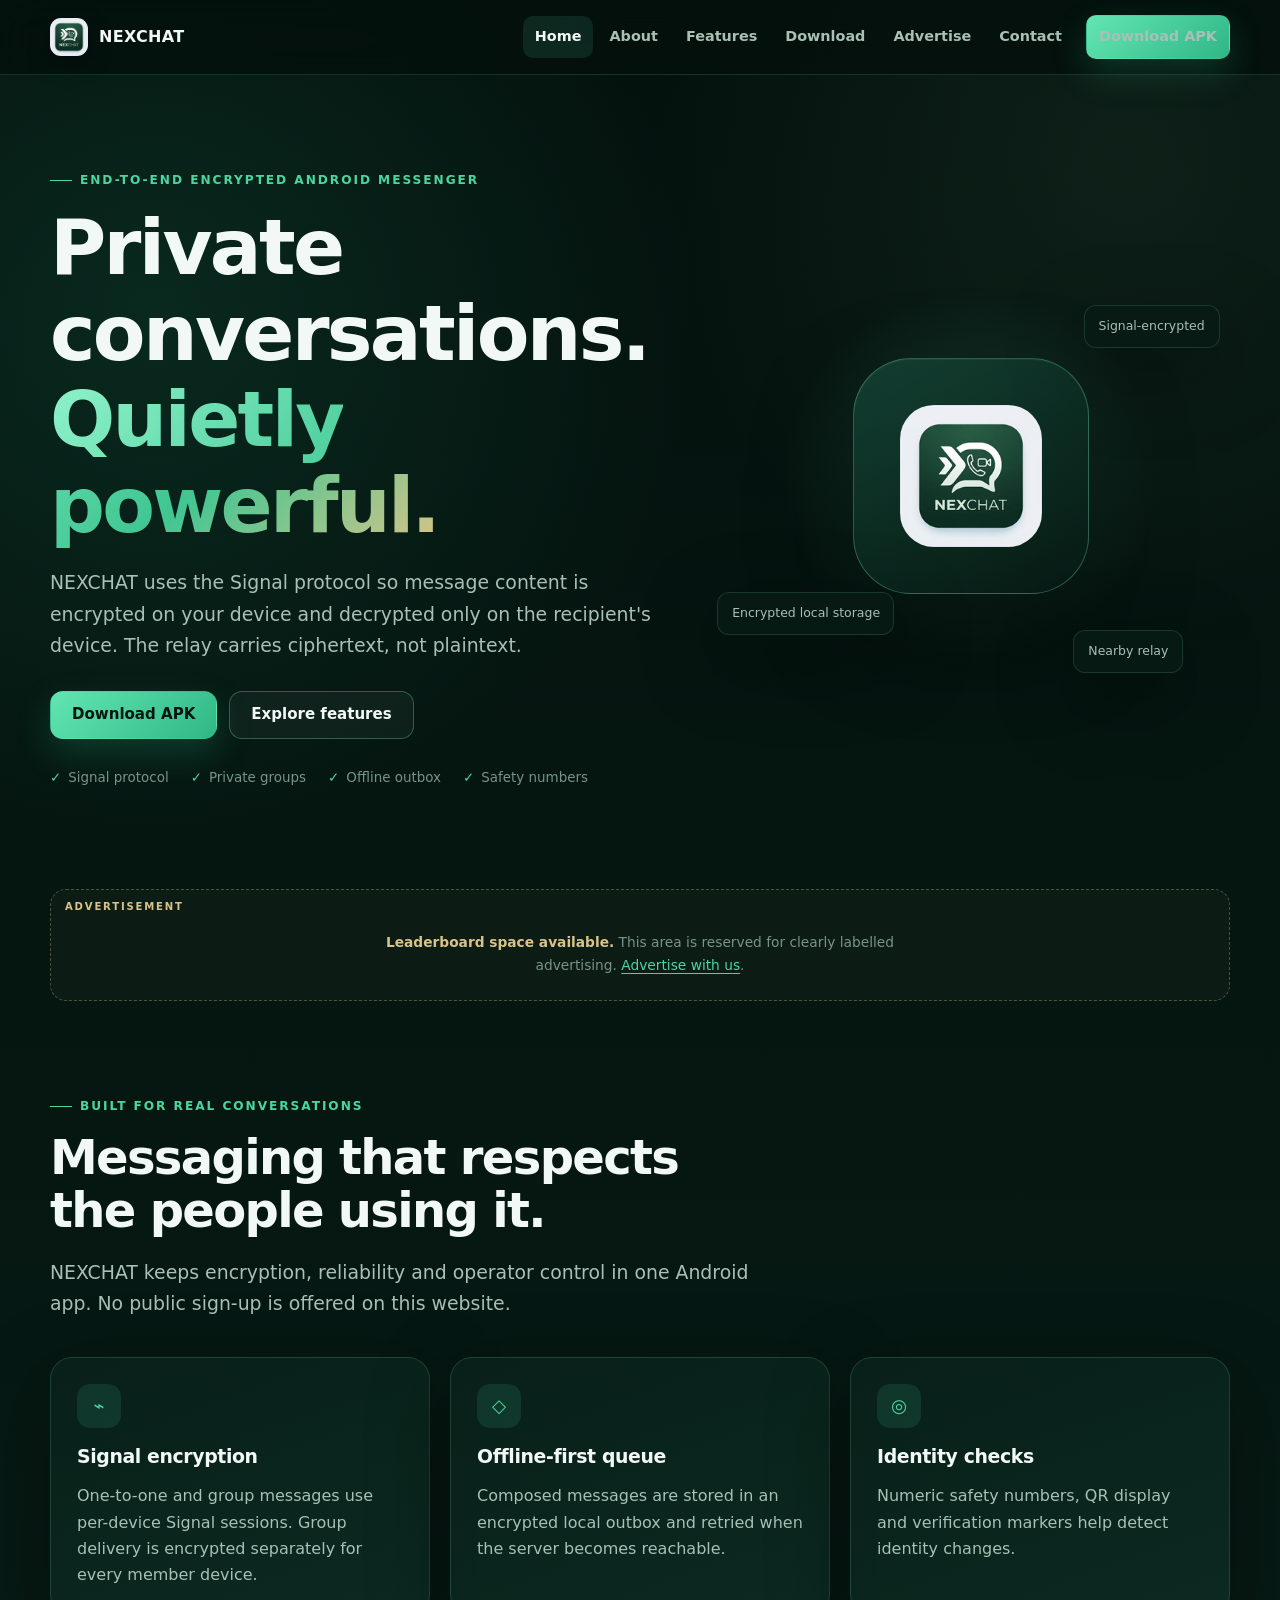
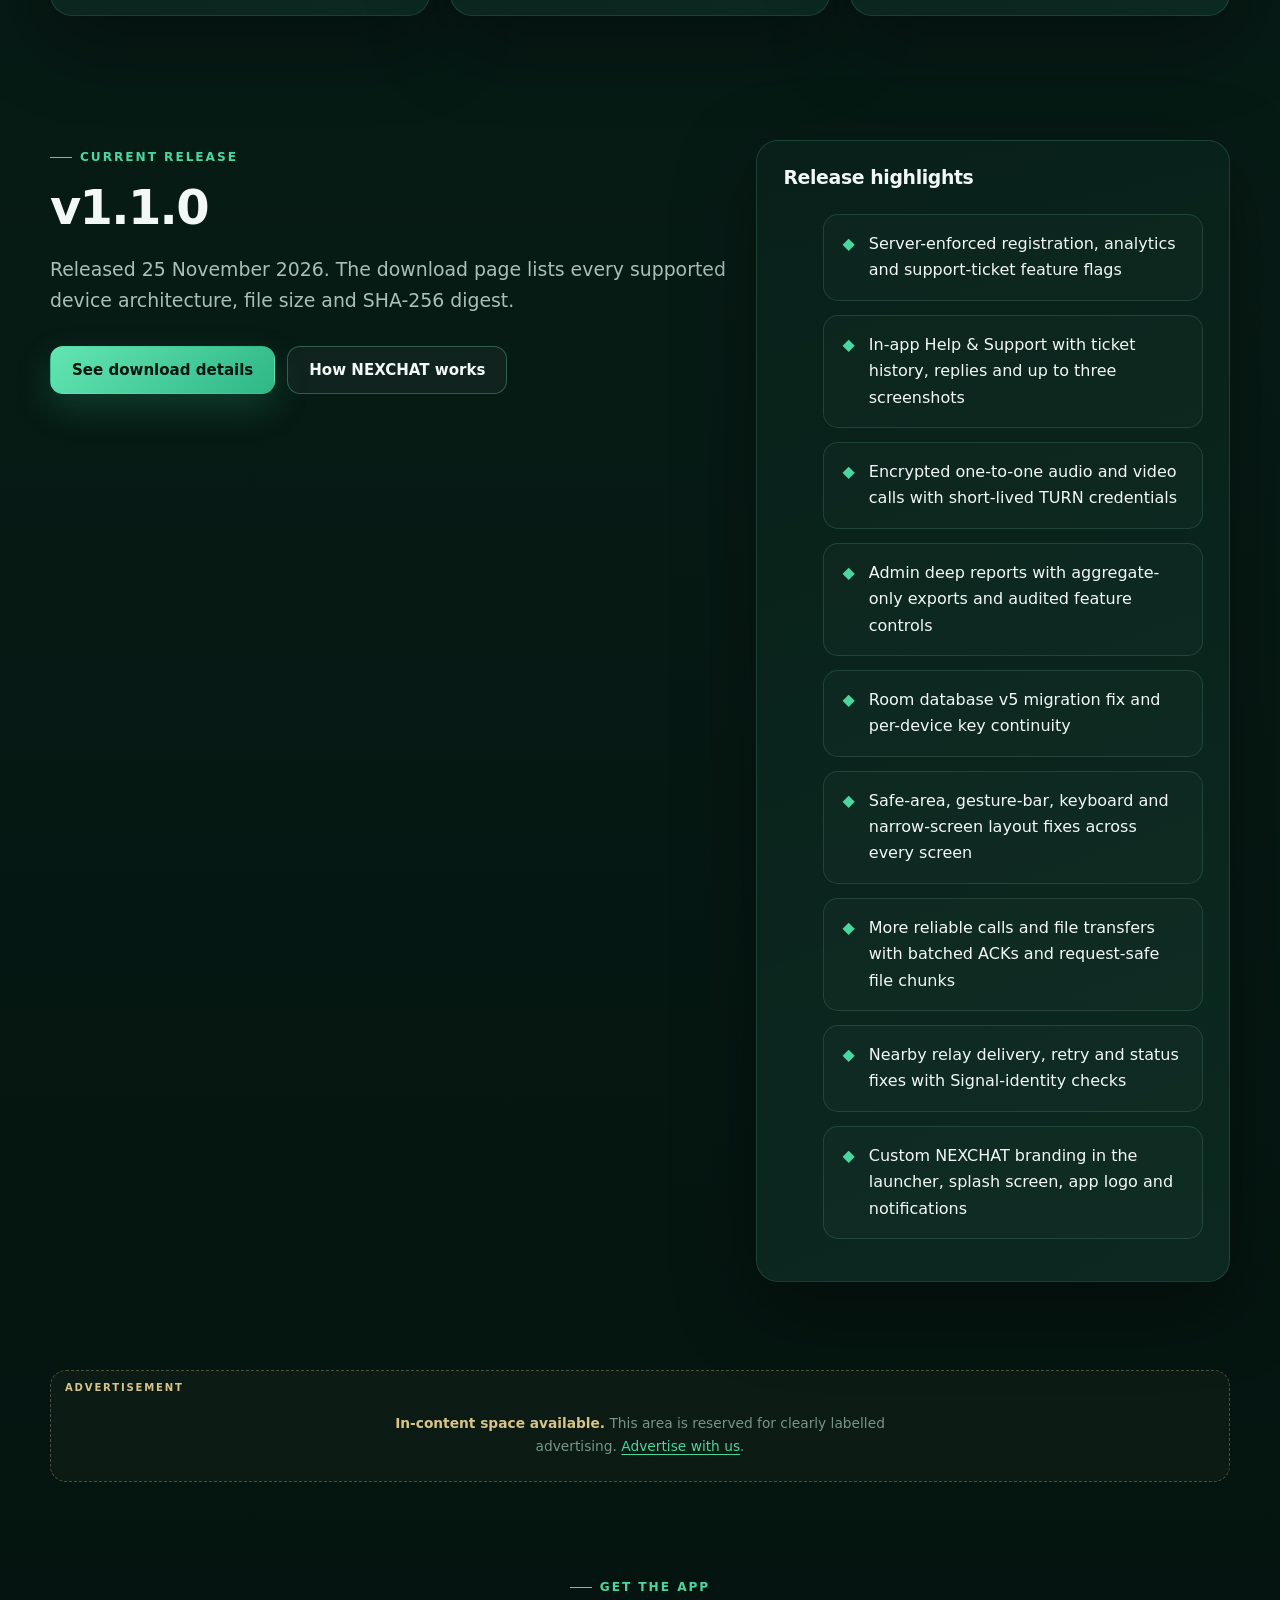
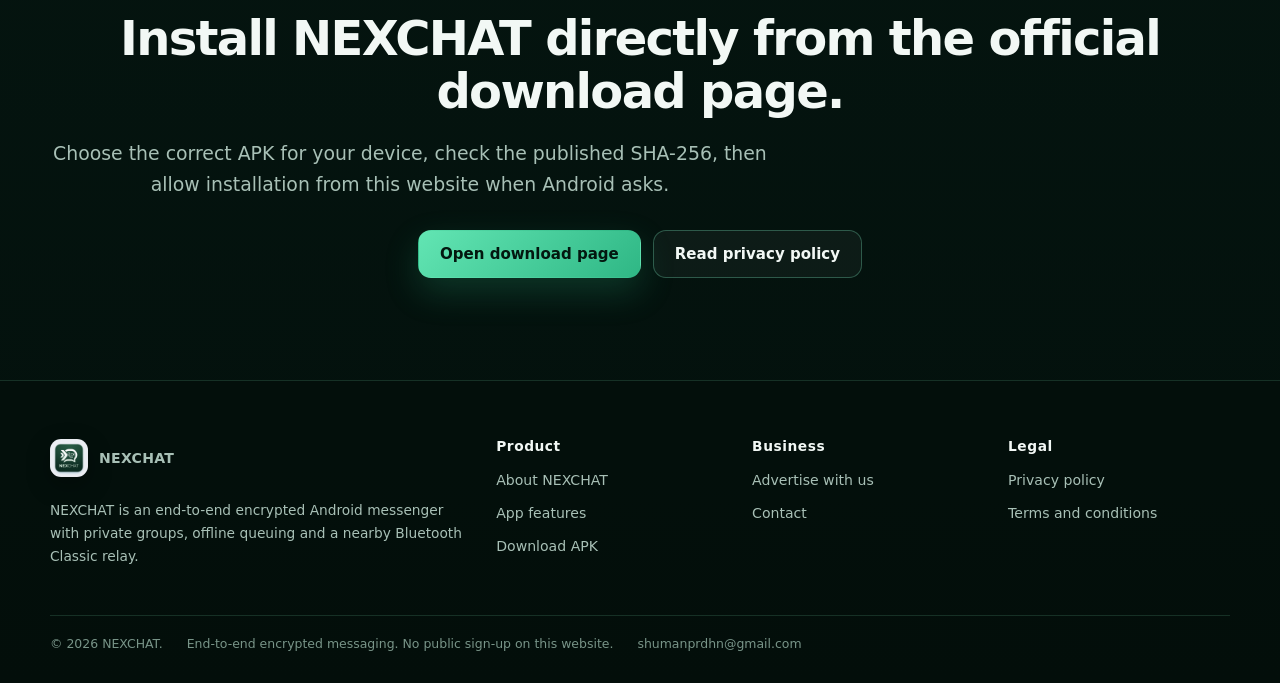
<file: index.html>
<!doctype html>
<html lang="en">
<head>
  <meta charset="utf-8">
  <meta name="viewport" content="width=device-width, initial-scale=1">
  <title>NEXCHAT — Private Android Messaging</title>
  <meta name="description" content="NEXCHAT is an end-to-end encrypted Android messenger with private groups, an encrypted offline outbox and a nearby Bluetooth Classic relay.">
  <meta name="theme-color" content="#071b15">
  <meta name="referrer" content="strict-origin-when-cross-origin">
  <meta http-equiv="Content-Security-Policy" content="default-src 'self' https:; script-src 'self' 'unsafe-inline' https:; style-src 'self' 'unsafe-inline' https:; img-src 'self' data: https:; font-src 'self' data: https:; connect-src 'self' https:; frame-src https:; object-src 'none'; form-action 'self'; base-uri 'self'">
  <meta property="og:type" content="website">
  <meta property="og:title" content="NEXCHAT — Private Android Messaging">
  <meta property="og:description" content="Signal-encrypted conversations, private groups and offline-first delivery in one Android app.">
  <meta property="og:image" content="/assets/nexchat-icon.png">
  <meta name="twitter:card" content="summary">
  <link rel="icon" href="/assets/nexchat-icon.png" type="image/png">
  <link rel="canonical" href="/">
  <link rel="stylesheet" href="/assets/styles.css">
  <script src="/assets/site.config.js"></script>
  <script src="/assets/app.js" defer></script>
</head>
<body>
  <a class="visually-hidden" href="#main">Skip to content</a>
  <div data-site-header></div>

  <main id="main">
    <section class="hero">
      <div class="container hero-grid">
        <div class="reveal">
          <p class="eyebrow">End-to-end encrypted Android messenger</p>
          <h1>Private conversations. <span>Quietly powerful.</span></h1>
          <p class="lead">NEXCHAT uses the Signal protocol so message content is encrypted on your device and decrypted only on the recipient's device. The relay carries ciphertext, not plaintext.</p>
          <div class="hero-actions">
            <a class="btn btn-primary" data-primary-download href="/download.html">Download APK</a>
            <a class="btn btn-secondary" href="/features.html">Explore features</a>
          </div>
          <div class="hero-trust">
            <span>Signal protocol</span>
            <span>Private groups</span>
            <span>Offline outbox</span>
            <span>Safety numbers</span>
          </div>
        </div>
        <div class="hero-visual reveal" aria-hidden="true">
          <div class="hero-orb"></div>
          <div class="hero-mark"><img src="/assets/nexchat-icon-round.png" width="192" height="192" alt=""></div>
          <div class="hero-chip one">Signal-encrypted</div>
          <div class="hero-chip two">Encrypted local storage</div>
          <div class="hero-chip three">Nearby relay</div>
        </div>
      </div>
    </section>

    <div class="container">
      <div class="ad-slot" data-ad-slot="home-top"></div>
    </div>

    <section class="section-tight">
      <div class="container">
        <div class="section-head reveal">
          <p class="eyebrow">Built for real conversations</p>
          <h2>Messaging that respects the people using it.</h2>
          <p class="lead">NEXCHAT keeps encryption, reliability and operator control in one Android app. No public sign-up is offered on this website.</p>
        </div>
        <div class="grid grid-3">
          <article class="card reveal"><div class="card-icon">⌁</div><h3>Signal encryption</h3><p>One-to-one and group messages use per-device Signal sessions. Group delivery is encrypted separately for every member device.</p></article>
          <article class="card reveal"><div class="card-icon">◇</div><h3>Offline-first queue</h3><p>Composed messages are stored in an encrypted local outbox and retried when the server becomes reachable.</p></article>
          <article class="card reveal"><div class="card-icon">◎</div><h3>Identity checks</h3><p>Numeric safety numbers, QR display and verification markers help detect identity changes.</p></article>
        </div>
      </div>
    </section>

    <section class="section-tight">
      <div class="container split">
        <div class="reveal">
          <p class="eyebrow">Current release</p>
          <h2><span data-release-version>Version v1.1.0</span></h2>
          <p class="lead">Released <span data-release-date>25 November 2026</span>. The download page lists every supported device architecture, file size and SHA-256 digest.</p>
          <div class="hero-actions">
            <a class="btn btn-primary" href="/download.html">See download details</a>
            <a class="btn btn-secondary" href="/about.html">How NEXCHAT works</a>
          </div>
        </div>
        <div class="card reveal">
          <h3>Release highlights</h3>
          <div data-release-changelog></div>
        </div>
      </div>
    </section>

    <div class="container">
      <div class="ad-slot" data-ad-slot="home-mid"></div>
    </div>

    <section class="section-tight">
      <div class="container center reveal">
        <p class="eyebrow">Get the app</p>
        <h2>Install NEXCHAT directly from the official download page.</h2>
        <p class="lead">Choose the correct APK for your device, check the published SHA-256, then allow installation from this website when Android asks.</p>
        <div class="hero-actions" style="justify-content:center">
          <a class="btn btn-primary" href="/download.html">Open download page</a>
          <a class="btn btn-secondary" href="/privacy.html">Read privacy policy</a>
        </div>
      </div>
    </section>
  </main>

  <div data-site-footer></div>
</body>
</html>
</file>
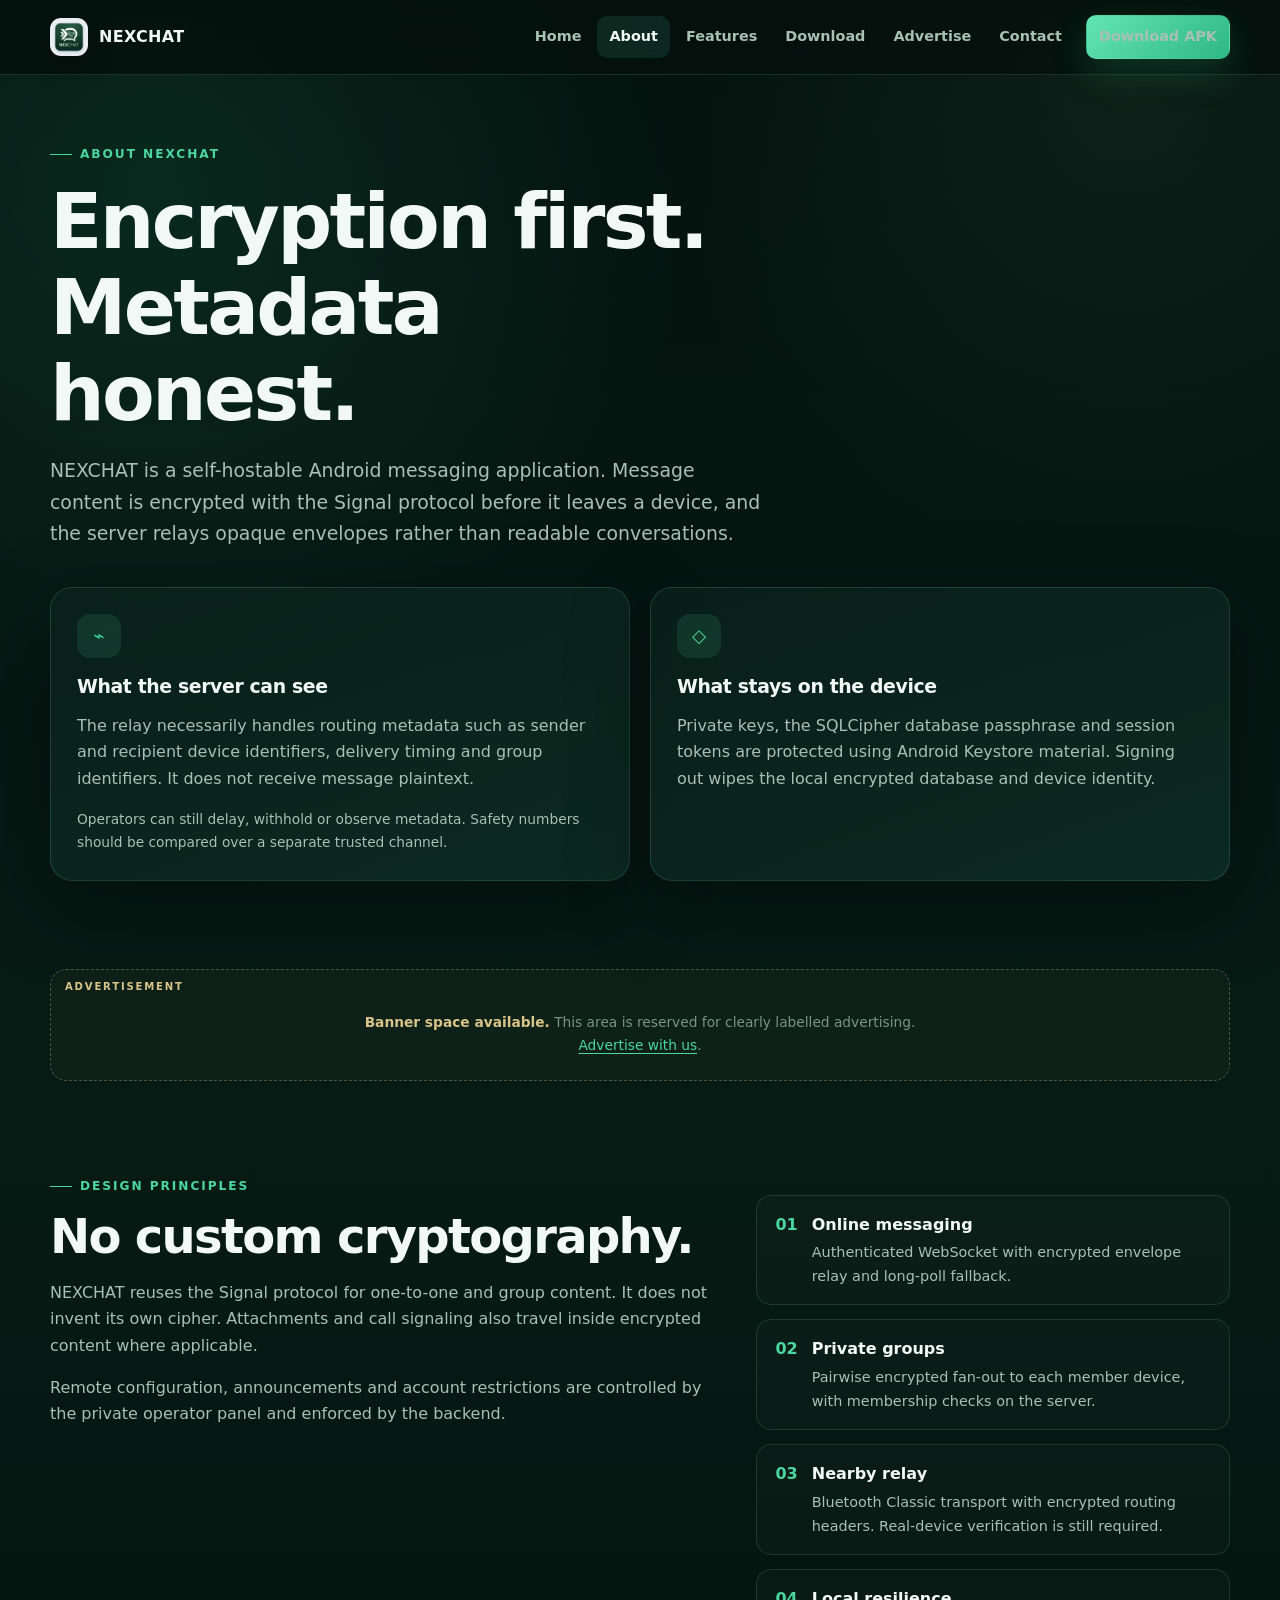
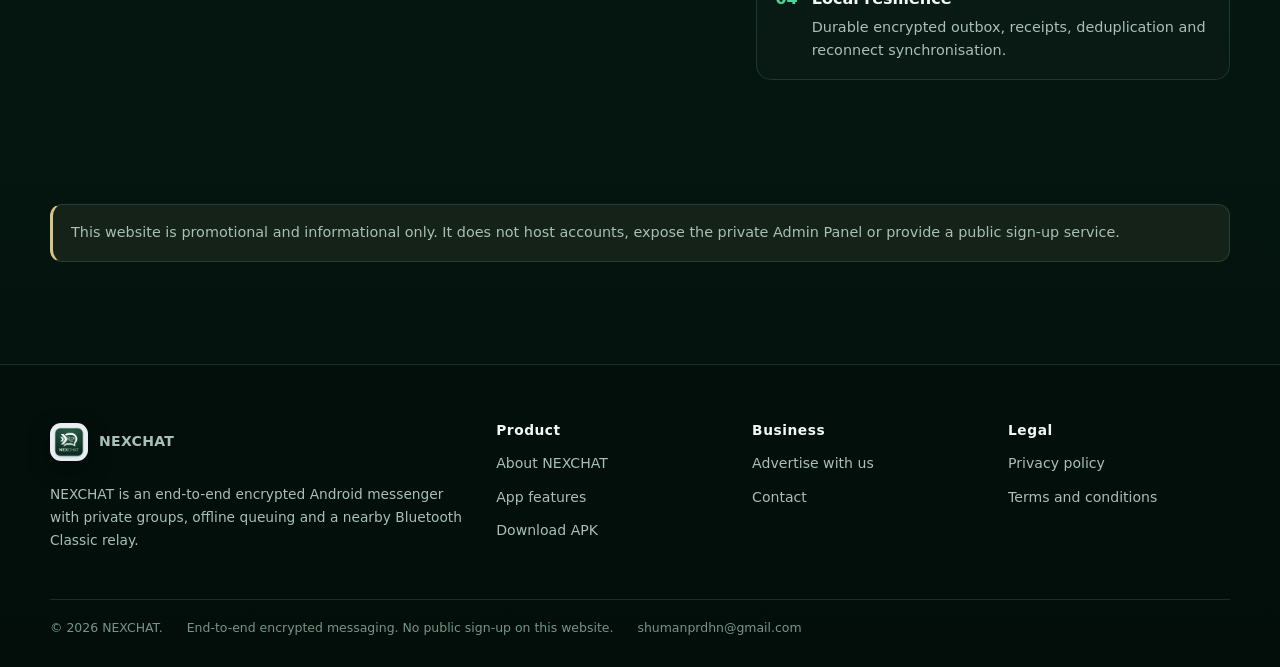
<file: about.html>
<!doctype html>
<html lang="en">
<head>
  <meta charset="utf-8">
  <meta name="viewport" content="width=device-width, initial-scale=1">
  <title>About NEXCHAT — How It Works</title>
  <meta name="description" content="Learn how NEXCHAT protects conversations, handles groups and keeps an encrypted local outbox.">
  <meta name="theme-color" content="#071b15">
  <meta name="referrer" content="strict-origin-when-cross-origin">
  <meta http-equiv="Content-Security-Policy" content="default-src 'self' https:; script-src 'self' 'unsafe-inline' https:; style-src 'self' 'unsafe-inline' https:; img-src 'self' data: https:; font-src 'self' data: https:; connect-src 'self' https:; frame-src https:; object-src 'none'; form-action 'self'; base-uri 'self'">
  <meta property="og:type" content="website">
  <meta property="og:title" content="About NEXCHAT">
  <meta property="og:description" content="A self-hostable Android messenger built around Signal encryption and encrypted local storage.">
  <meta property="og:image" content="/assets/nexchat-icon.png">
  <meta name="twitter:card" content="summary">
  <link rel="icon" href="/assets/nexchat-icon.png" type="image/png">
  <link rel="canonical" href="/about.html">
  <link rel="stylesheet" href="/assets/styles.css">
  <script src="/assets/site.config.js"></script>
  <script src="/assets/app.js" defer></script>
</head>
<body>
  <a class="visually-hidden" href="#main">Skip to content</a>
  <div data-site-header></div>

  <main id="main">
    <section class="section-tight">
      <div class="container">
        <div class="section-head reveal">
          <p class="eyebrow">About NEXCHAT</p>
          <h1>Encryption first. Metadata honest.</h1>
          <p class="lead">NEXCHAT is a self-hostable Android messaging application. Message content is encrypted with the Signal protocol before it leaves a device, and the server relays opaque envelopes rather than readable conversations.</p>
        </div>
        <div class="grid grid-2">
          <article class="card reveal">
            <div class="card-icon">⌁</div>
            <h3>What the server can see</h3>
            <p>The relay necessarily handles routing metadata such as sender and recipient device identifiers, delivery timing and group identifiers. It does not receive message plaintext.</p>
            <p class="small">Operators can still delay, withhold or observe metadata. Safety numbers should be compared over a separate trusted channel.</p>
          </article>
          <article class="card reveal">
            <div class="card-icon">◇</div>
            <h3>What stays on the device</h3>
            <p>Private keys, the SQLCipher database passphrase and session tokens are protected using Android Keystore material. Signing out wipes the local encrypted database and device identity.</p>
          </article>
        </div>
      </div>
    </section>

    <div class="container"><div class="ad-slot" data-ad-slot="content-bottom"></div></div>

    <section class="section-tight">
      <div class="container split">
        <div class="reveal">
          <p class="eyebrow">Design principles</p>
          <h2>No custom cryptography.</h2>
          <p>NEXCHAT reuses the Signal protocol for one-to-one and group content. It does not invent its own cipher. Attachments and call signaling also travel inside encrypted content where applicable.</p>
          <p>Remote configuration, announcements and account restrictions are controlled by the private operator panel and enforced by the backend.</p>
        </div>
        <div class="feature-list reveal">
          <div class="feature-row"><span class="mark">01</span><span><b>Online messaging</b><p>Authenticated WebSocket with encrypted envelope relay and long-poll fallback.</p></span></div>
          <div class="feature-row"><span class="mark">02</span><span><b>Private groups</b><p>Pairwise encrypted fan-out to each member device, with membership checks on the server.</p></span></div>
          <div class="feature-row"><span class="mark">03</span><span><b>Nearby relay</b><p>Bluetooth Classic transport with encrypted routing headers. Real-device verification is still required.</p></span></div>
          <div class="feature-row"><span class="mark">04</span><span><b>Local resilience</b><p>Durable encrypted outbox, receipts, deduplication and reconnect synchronisation.</p></span></div>
        </div>
      </div>
    </section>

    <section class="section-tight">
      <div class="container notice gold reveal">
        This website is promotional and informational only. It does not host accounts, expose the private Admin Panel or provide a public sign-up service.
      </div>
    </section>
  </main>

  <div data-site-footer></div>
</body>
</html>
</file>
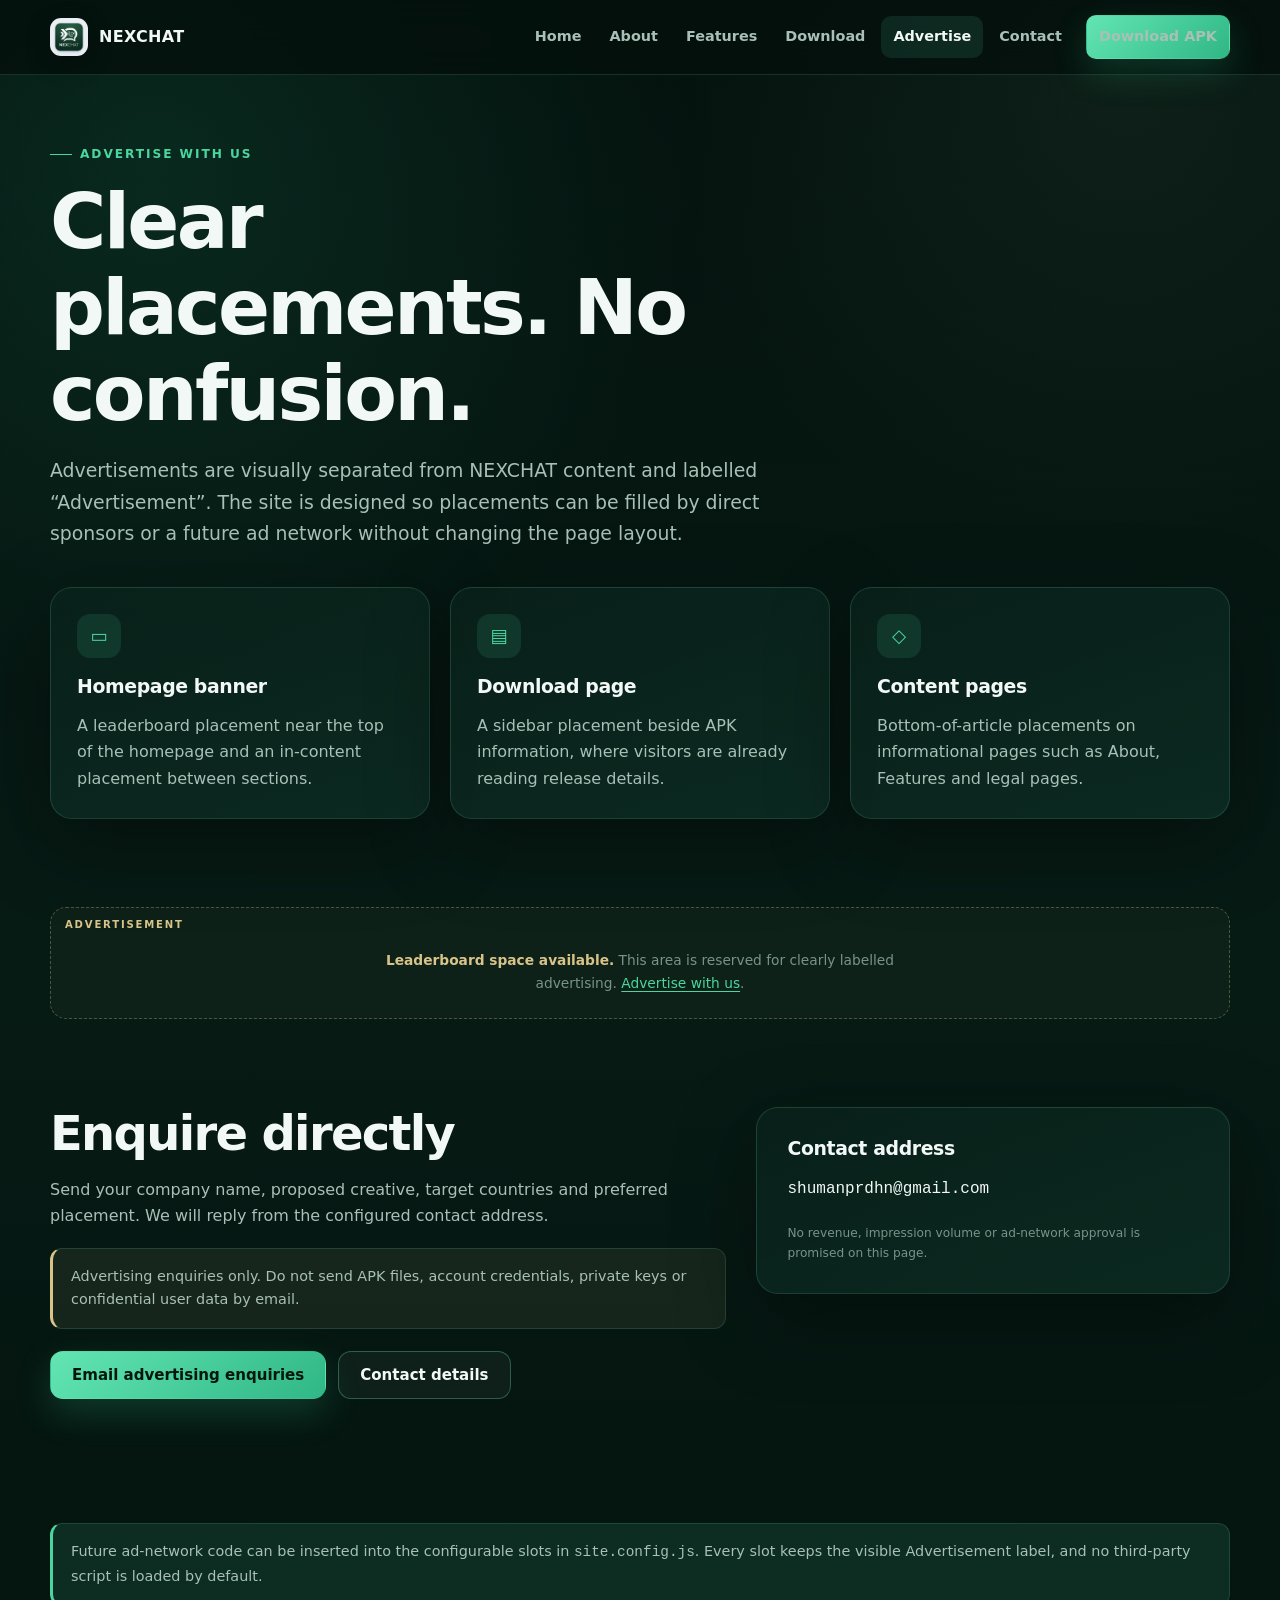
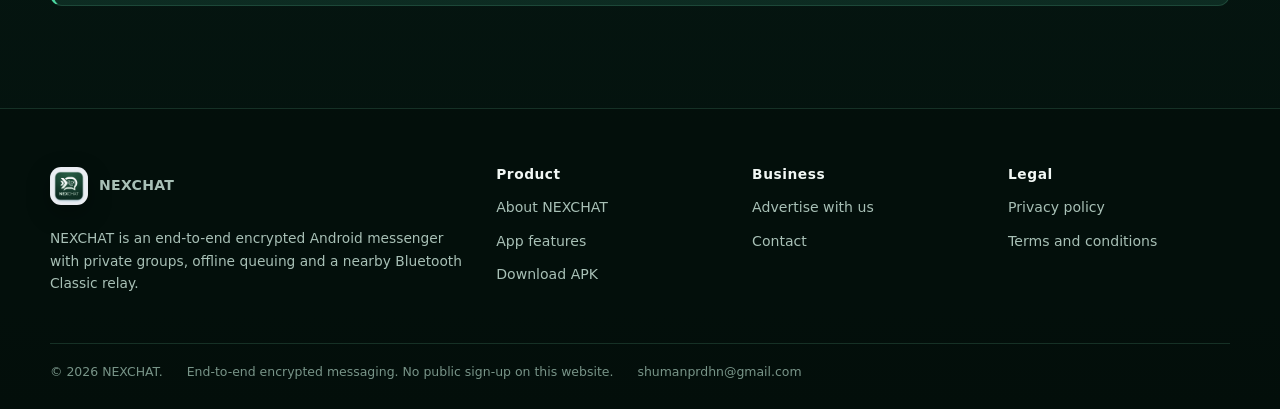
<file: advertise.html>
<!doctype html>
<html lang="en">
<head>
  <meta charset="utf-8">
  <meta name="viewport" content="width=device-width, initial-scale=1">
  <title>Advertise With NEXCHAT</title>
  <meta name="description" content="Advertising placements on the NEXCHAT website. Clear, separated ad spaces with configurable network support.">
  <meta name="theme-color" content="#071b15">
  <meta name="referrer" content="strict-origin-when-cross-origin">
  <meta http-equiv="Content-Security-Policy" content="default-src 'self' https:; script-src 'self' 'unsafe-inline' https:; style-src 'self' 'unsafe-inline' https:; img-src 'self' data: https:; font-src 'self' data: https:; connect-src 'self' https:; frame-src https:; object-src 'none'; form-action 'self'; base-uri 'self'">
  <meta property="og:type" content="website">
  <meta property="og:title" content="Advertise With NEXCHAT">
  <meta property="og:description" content="Learn about advertisement placements on the NEXCHAT website.">
  <meta property="og:image" content="/assets/nexchat-icon.png">
  <meta name="twitter:card" content="summary">
  <link rel="icon" href="/assets/nexchat-icon.png" type="image/png">
  <link rel="canonical" href="/advertise.html">
  <link rel="stylesheet" href="/assets/styles.css">
  <script src="/assets/site.config.js"></script>
  <script src="/assets/app.js" defer></script>
</head>
<body>
  <a class="visually-hidden" href="#main">Skip to content</a>
  <div data-site-header></div>

  <main id="main">
    <section class="section-tight">
      <div class="container">
        <div class="section-head reveal">
          <p class="eyebrow">Advertise with us</p>
          <h1>Clear placements. No confusion.</h1>
          <p class="lead">Advertisements are visually separated from NEXCHAT content and labelled “Advertisement”. The site is designed so placements can be filled by direct sponsors or a future ad network without changing the page layout.</p>
        </div>
        <div class="grid grid-3">
          <article class="card reveal"><div class="card-icon">▭</div><h3>Homepage banner</h3><p>A leaderboard placement near the top of the homepage and an in-content placement between sections.</p></article>
          <article class="card reveal"><div class="card-icon">▤</div><h3>Download page</h3><p>A sidebar placement beside APK information, where visitors are already reading release details.</p></article>
          <article class="card reveal"><div class="card-icon">◇</div><h3>Content pages</h3><p>Bottom-of-article placements on informational pages such as About, Features and legal pages.</p></article>
        </div>
      </div>
    </section>

    <div class="container"><div class="ad-slot" data-ad-slot="home-top"></div></div>

    <section class="section-tight">
      <div class="container split">
        <div class="reveal">
          <h2>Enquire directly</h2>
          <p>Send your company name, proposed creative, target countries and preferred placement. We will reply from the configured contact address.</p>
          <div class="notice gold" style="margin-top:18px">
            Advertising enquiries only. Do not send APK files, account credentials, private keys or confidential user data by email.
          </div>
          <div class="hero-actions" style="margin-top:22px">
            <a class="btn btn-primary" data-contact-link href="mailto:">Email advertising enquiries</a>
            <a class="btn btn-secondary" href="/contact.html">Contact details</a>
          </div>
        </div>
        <div class="contact-card card reveal">
          <h3>Contact address</h3>
          <p class="small" data-contact-notice hidden>This address is still a placeholder. Edit <span class="mono">website/assets/site.config.js</span> before publishing.</p>
          <span data-contact-email class="mono">Not configured</span>
          <p class="tiny">No revenue, impression volume or ad-network approval is promised on this page.</p>
        </div>
      </div>
    </section>

    <section class="section-tight">
      <div class="container notice reveal">
        Future ad-network code can be inserted into the configurable slots in <span class="mono">site.config.js</span>. Every slot keeps the visible Advertisement label, and no third-party script is loaded by default.
      </div>
    </section>
  </main>

  <div data-site-footer></div>
</body>
</html>
</file>
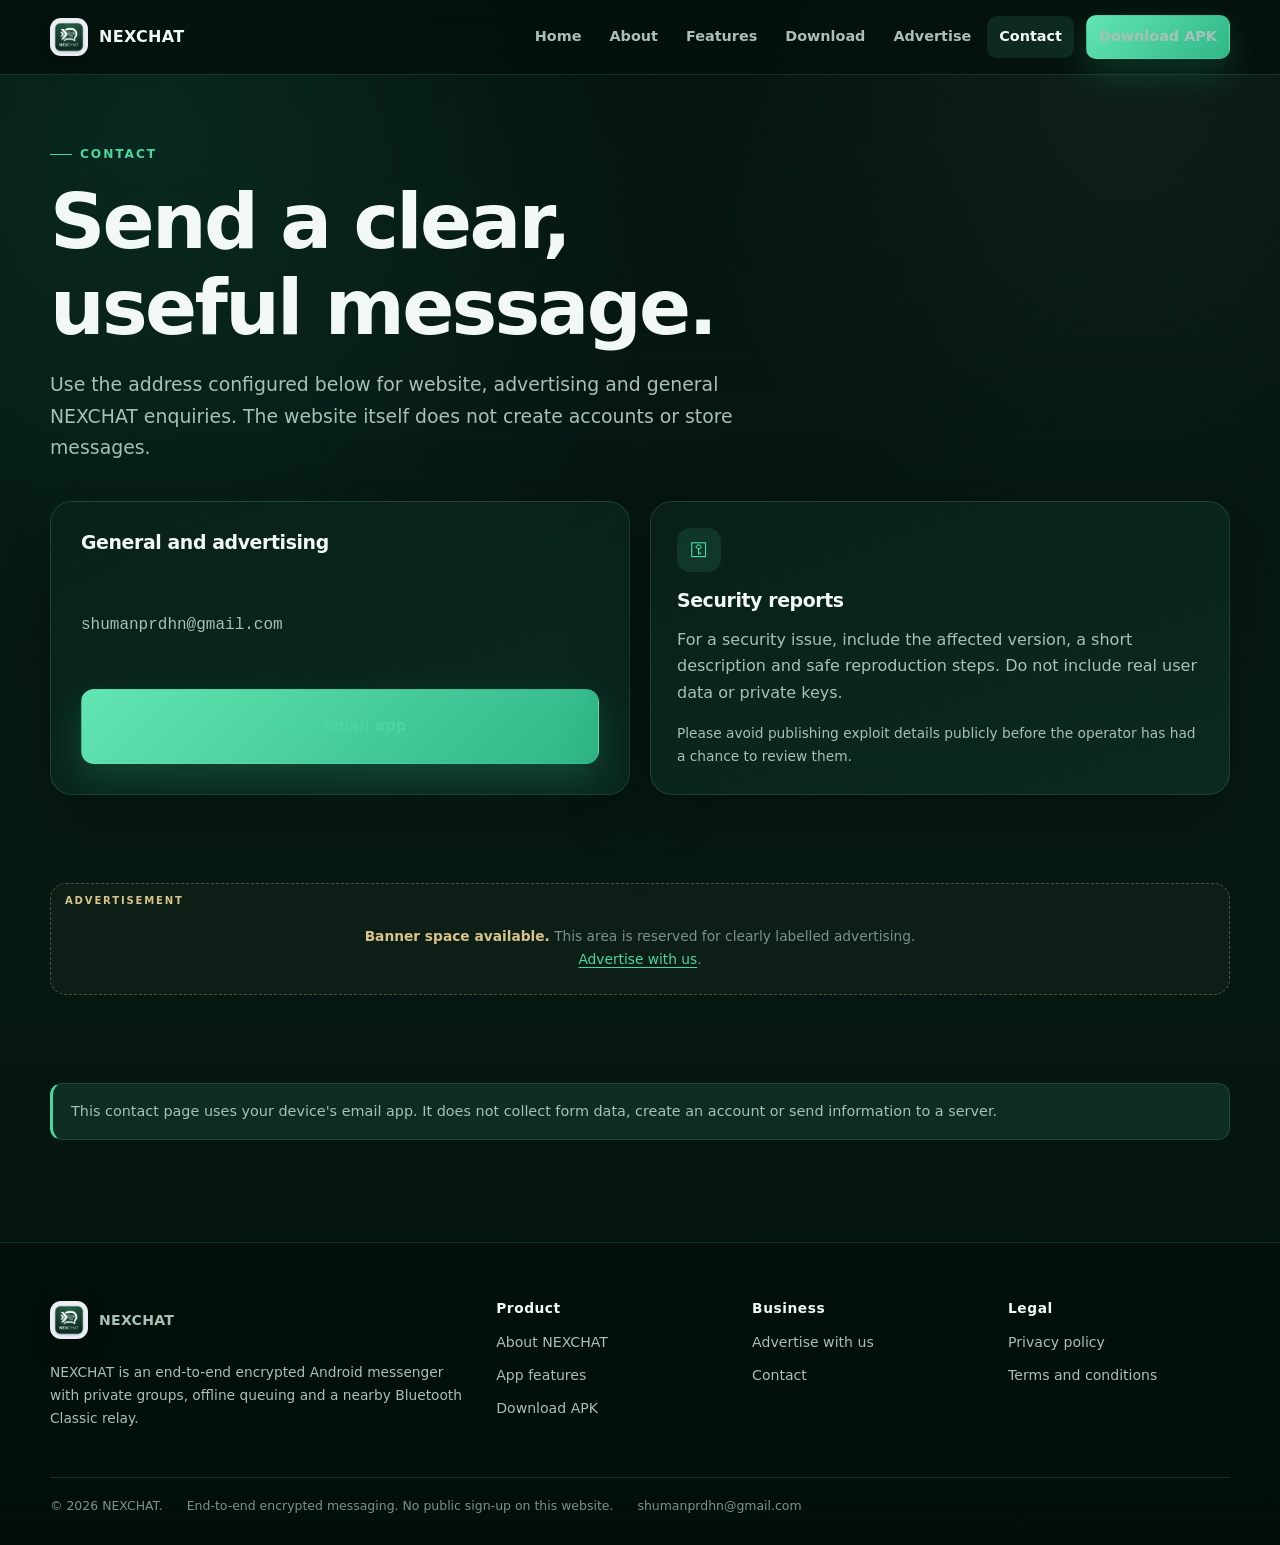
<file: contact.html>
<!doctype html>
<html lang="en">
<head>
  <meta charset="utf-8">
  <meta name="viewport" content="width=device-width, initial-scale=1">
  <title>Contact NEXCHAT</title>
  <meta name="description" content="Contact NEXCHAT for general enquiries, advertising and security reports.">
  <meta name="theme-color" content="#071b15">
  <meta name="referrer" content="strict-origin-when-cross-origin">
  <meta http-equiv="Content-Security-Policy" content="default-src 'self' https:; script-src 'self' 'unsafe-inline' https:; style-src 'self' 'unsafe-inline' https:; img-src 'self' data: https:; font-src 'self' data: https:; connect-src 'self' https:; frame-src https:; object-src 'none'; form-action 'self'; base-uri 'self'">
  <meta property="og:type" content="website">
  <meta property="og:title" content="Contact NEXCHAT">
  <meta property="og:description" content="General, advertising and security contact information.">
  <meta property="og:image" content="/assets/nexchat-icon.png">
  <meta name="twitter:card" content="summary">
  <link rel="icon" href="/assets/nexchat-icon.png" type="image/png">
  <link rel="canonical" href="/contact.html">
  <link rel="stylesheet" href="/assets/styles.css">
  <script src="/assets/site.config.js"></script>
  <script src="/assets/app.js" defer></script>
</head>
<body>
  <a class="visually-hidden" href="#main">Skip to content</a>
  <div data-site-header></div>

  <main id="main">
    <section class="section-tight">
      <div class="container">
        <div class="section-head reveal">
          <p class="eyebrow">Contact</p>
          <h1>Send a clear, useful message.</h1>
          <p class="lead">Use the address configured below for website, advertising and general NEXCHAT enquiries. The website itself does not create accounts or store messages.</p>
        </div>
        <div class="grid grid-2">
          <article class="card contact-card reveal">
            <h3>General and advertising</h3>
            <p class="mono" data-contact-email>Not configured</p>
            <p class="tiny" data-contact-notice hidden>Replace the placeholder in <span class="mono">website/assets/site.config.js</span> before publishing.</p>
            <a class="btn btn-primary" data-contact-link href="mailto:">Open email app</a>
          </article>
          <article class="card reveal">
            <div class="card-icon">⚿</div>
            <h3>Security reports</h3>
            <p>For a security issue, include the affected version, a short description and safe reproduction steps. Do not include real user data or private keys.</p>
            <p class="small">Please avoid publishing exploit details publicly before the operator has had a chance to review them.</p>
          </article>
        </div>
      </div>
    </section>

    <div class="container"><div class="ad-slot" data-ad-slot="content-bottom"></div></div>

    <section class="section-tight">
      <div class="container notice reveal">
        This contact page uses your device's email app. It does not collect form data, create an account or send information to a server.
      </div>
    </section>
  </main>

  <div data-site-footer></div>
</body>
</html>
</file>
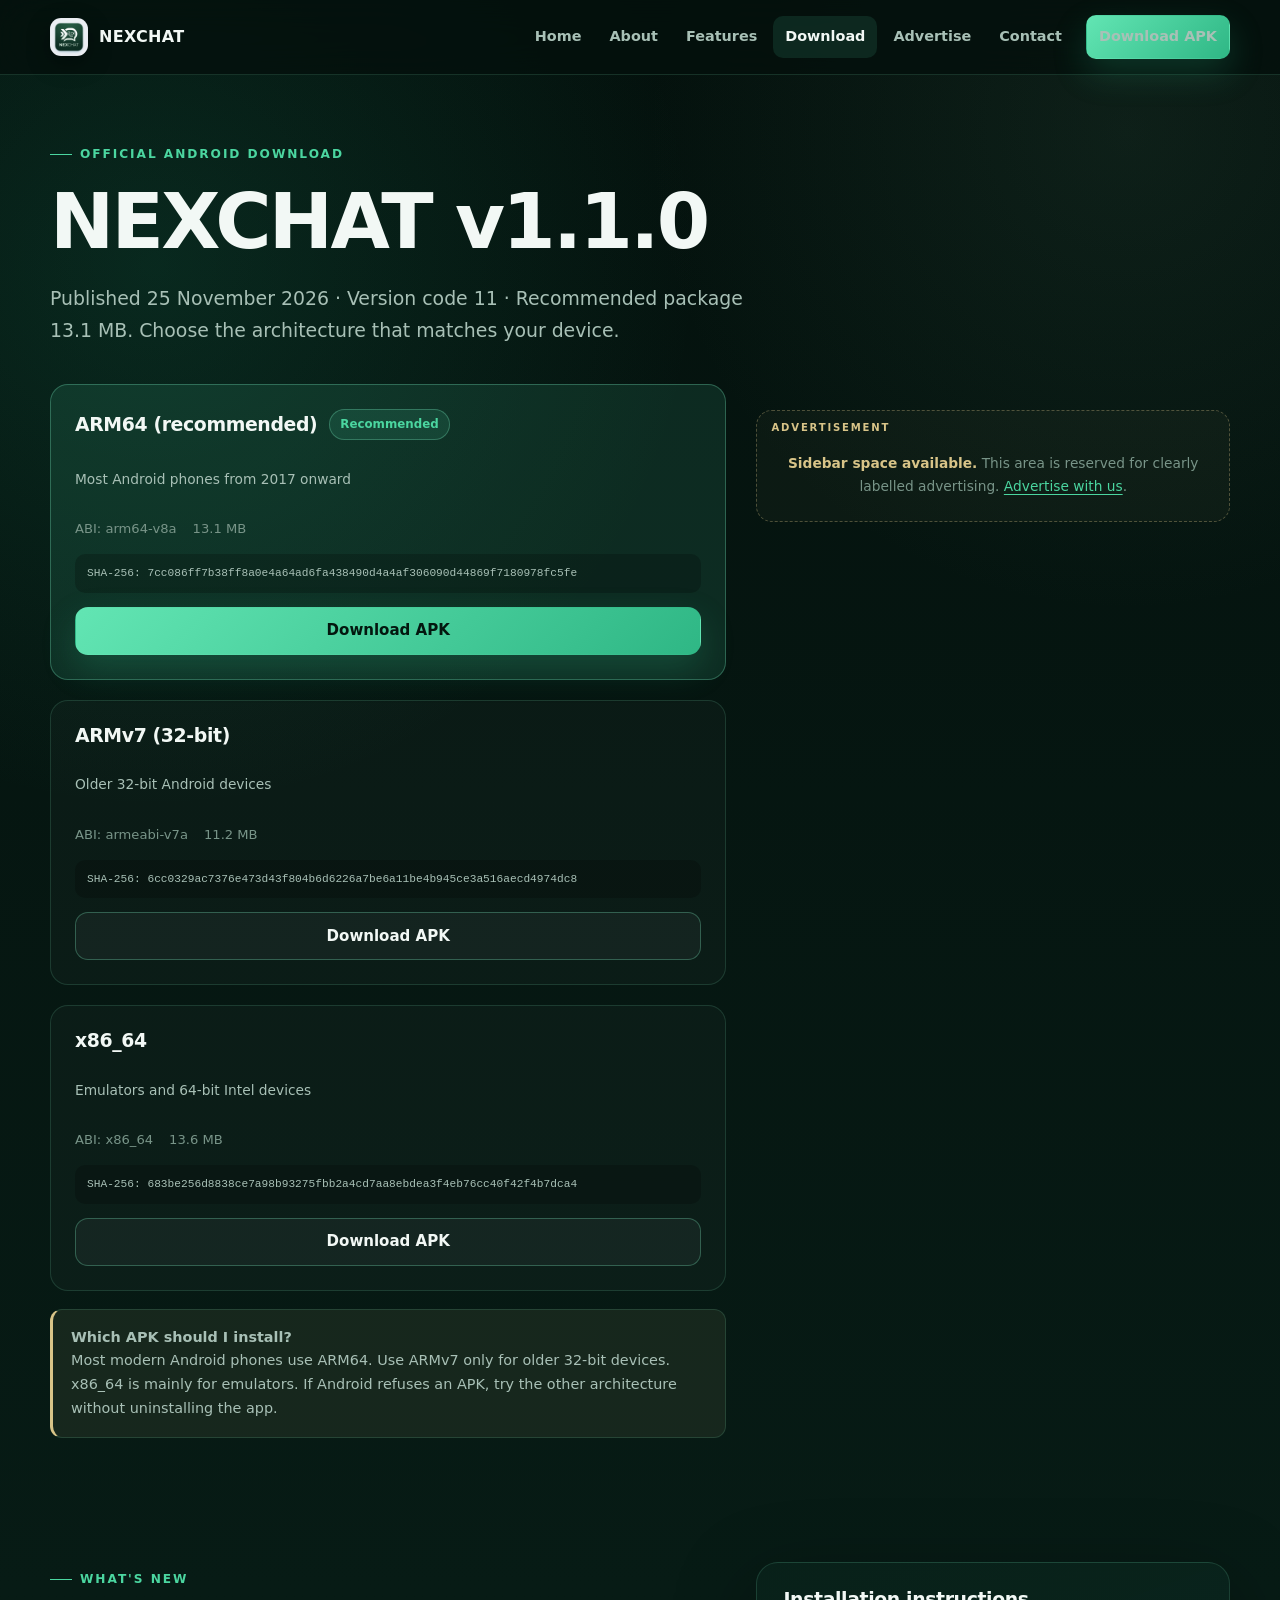
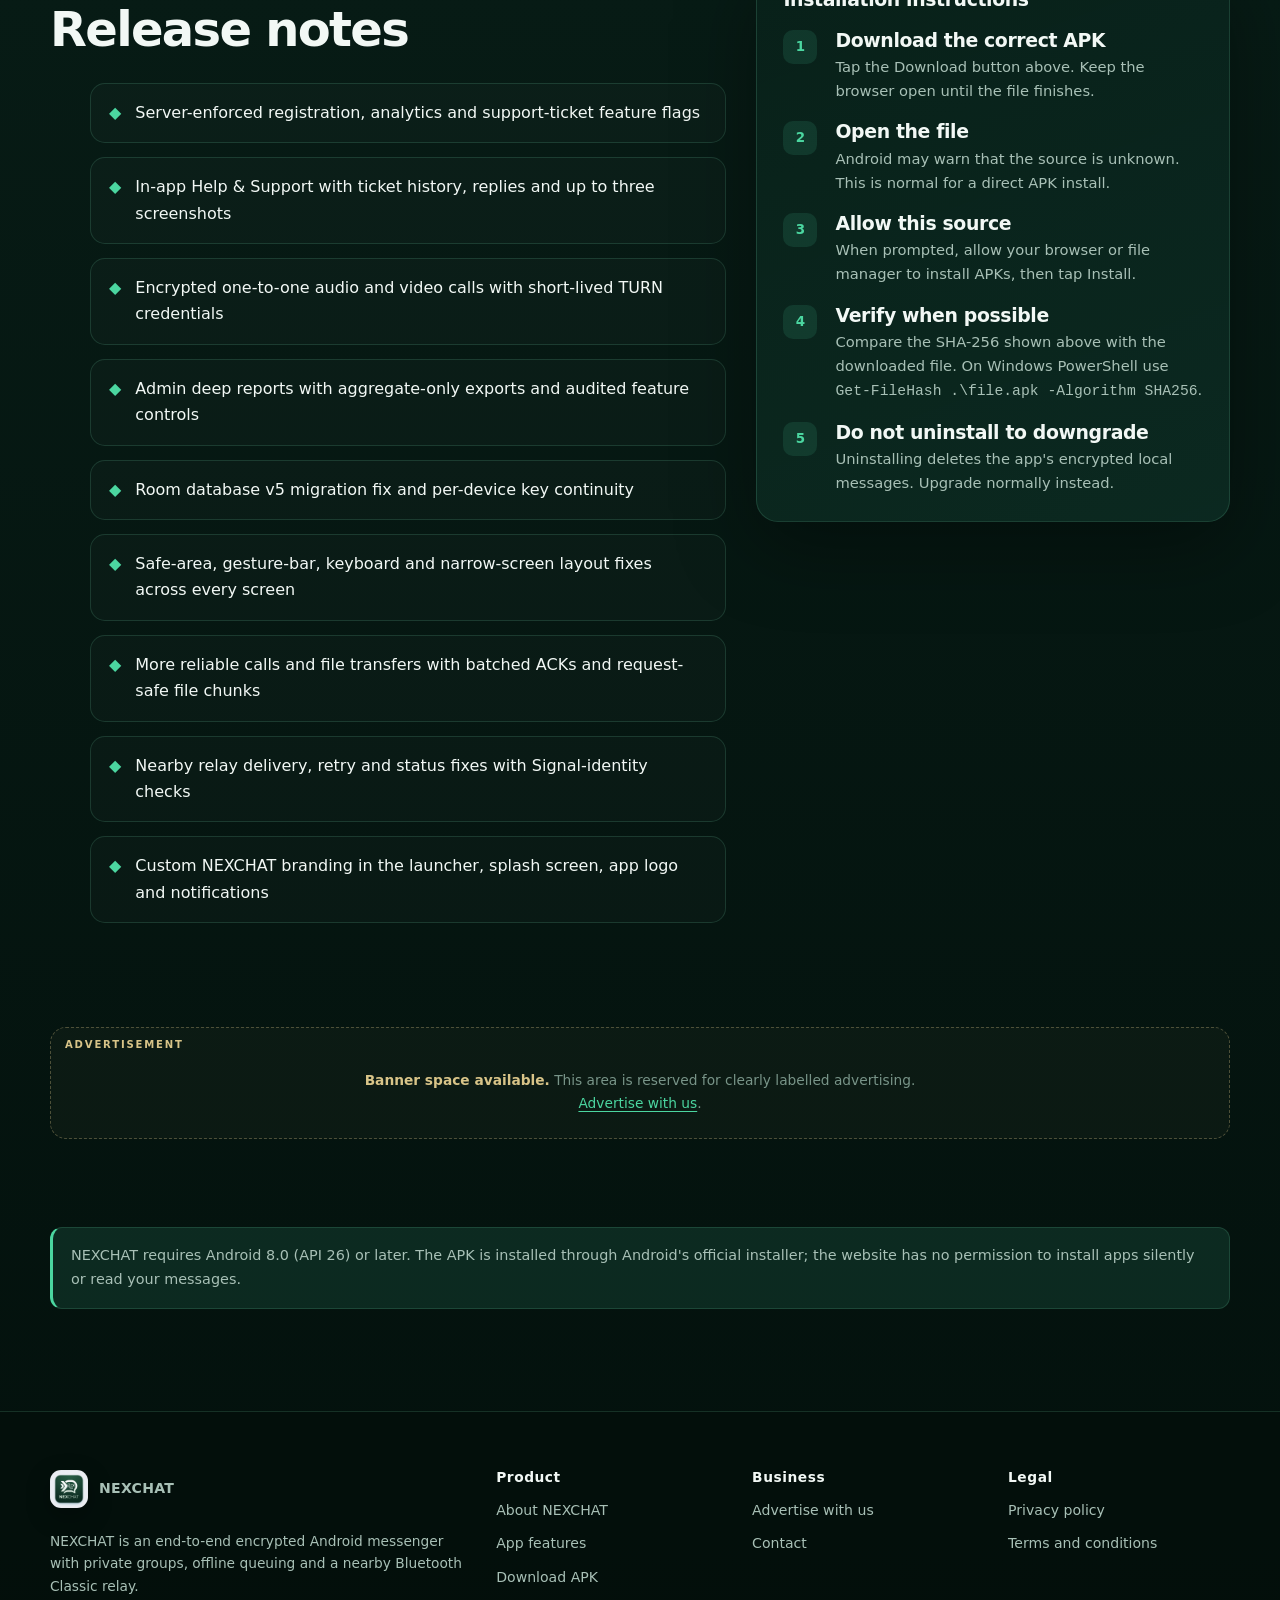
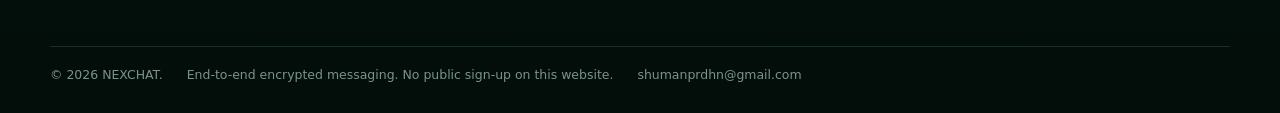
<file: download.html>
<!doctype html>
<html lang="en">
<head>
  <meta charset="utf-8">
  <meta name="viewport" content="width=device-width, initial-scale=1">
  <title>Download NEXCHAT APK — v1.1.0</title>
  <meta name="description" content="Download the official NEXCHAT Android APK for ARM64, ARMv7 and x86_64 with version, file size and SHA-256 details.">
  <meta name="theme-color" content="#071b15">
  <meta name="referrer" content="strict-origin-when-cross-origin">
  <meta http-equiv="Content-Security-Policy" content="default-src 'self' https:; script-src 'self' 'unsafe-inline' https:; style-src 'self' 'unsafe-inline' https:; img-src 'self' data: https:; font-src 'self' data: https:; connect-src 'self' https:; frame-src https:; object-src 'none'; form-action 'self'; base-uri 'self'">
  <meta property="og:type" content="website">
  <meta property="og:title" content="Download NEXCHAT APK">
  <meta property="og:description" content="Official NEXCHAT Android release with published SHA-256 checksums.">
  <meta property="og:image" content="/assets/nexchat-icon.png">
  <meta name="twitter:card" content="summary">
  <link rel="icon" href="/assets/nexchat-icon.png" type="image/png">
  <link rel="canonical" href="/download.html">
  <link rel="stylesheet" href="/assets/styles.css">
  <script src="/assets/site.config.js"></script>
  <script src="/assets/app.js" defer></script>
</head>
<body>
  <a class="visually-hidden" href="#main">Skip to content</a>
  <div data-site-header></div>

  <main id="main">
    <section class="section-tight">
      <div class="container">
        <div class="section-head reveal">
          <p class="eyebrow">Official Android download</p>
          <h1>NEXCHAT <span data-release-version>v1.1.0</span></h1>
          <p class="lead">Published <span data-release-date>25 November 2026</span> · <span data-release-code>Version code 11</span> · Recommended package <span data-release-file-size>13.1 MB</span>. Choose the architecture that matches your device.</p>
        </div>

        <div class="split">
          <div>
            <div class="grid grid-1" data-download-cards></div>
            <div class="notice gold reveal" style="margin-top:18px">
              <b>Which APK should I install?</b><br>
              Most modern Android phones use ARM64. Use ARMv7 only for older 32-bit devices. x86_64 is mainly for emulators. If Android refuses an APK, try the other architecture without uninstalling the app.
            </div>
          </div>
          <div class="ad-slot" data-ad-slot="download-side"></div>
        </div>
      </div>
    </section>

    <section class="section-tight">
      <div class="container split">
        <div class="reveal">
          <p class="eyebrow">What's new</p>
          <h2>Release notes</h2>
          <div data-release-changelog></div>
        </div>
        <div class="card reveal">
          <h3>Installation instructions</h3>
          <div class="steps" style="margin-top:20px">
            <div class="step"><h3>Download the correct APK</h3><p>Tap the Download button above. Keep the browser open until the file finishes.</p></div>
            <div class="step"><h3>Open the file</h3><p>Android may warn that the source is unknown. This is normal for a direct APK install.</p></div>
            <div class="step"><h3>Allow this source</h3><p>When prompted, allow your browser or file manager to install APKs, then tap Install.</p></div>
            <div class="step"><h3>Verify when possible</h3><p>Compare the SHA-256 shown above with the downloaded file. On Windows PowerShell use <span class="mono">Get-FileHash .\file.apk -Algorithm SHA256</span>.</p></div>
            <div class="step"><h3>Do not uninstall to downgrade</h3><p>Uninstalling deletes the app's encrypted local messages. Upgrade normally instead.</p></div>
          </div>
        </div>
      </div>
    </section>

    <div class="container"><div class="ad-slot" data-ad-slot="content-bottom"></div></div>

    <section class="section-tight">
      <div class="container notice reveal">
        NEXCHAT requires Android 8.0 (API 26) or later. The APK is installed through Android's official installer; the website has no permission to install apps silently or read your messages.
      </div>
    </section>
  </main>

  <div data-site-footer></div>
</body>
</html>
</file>
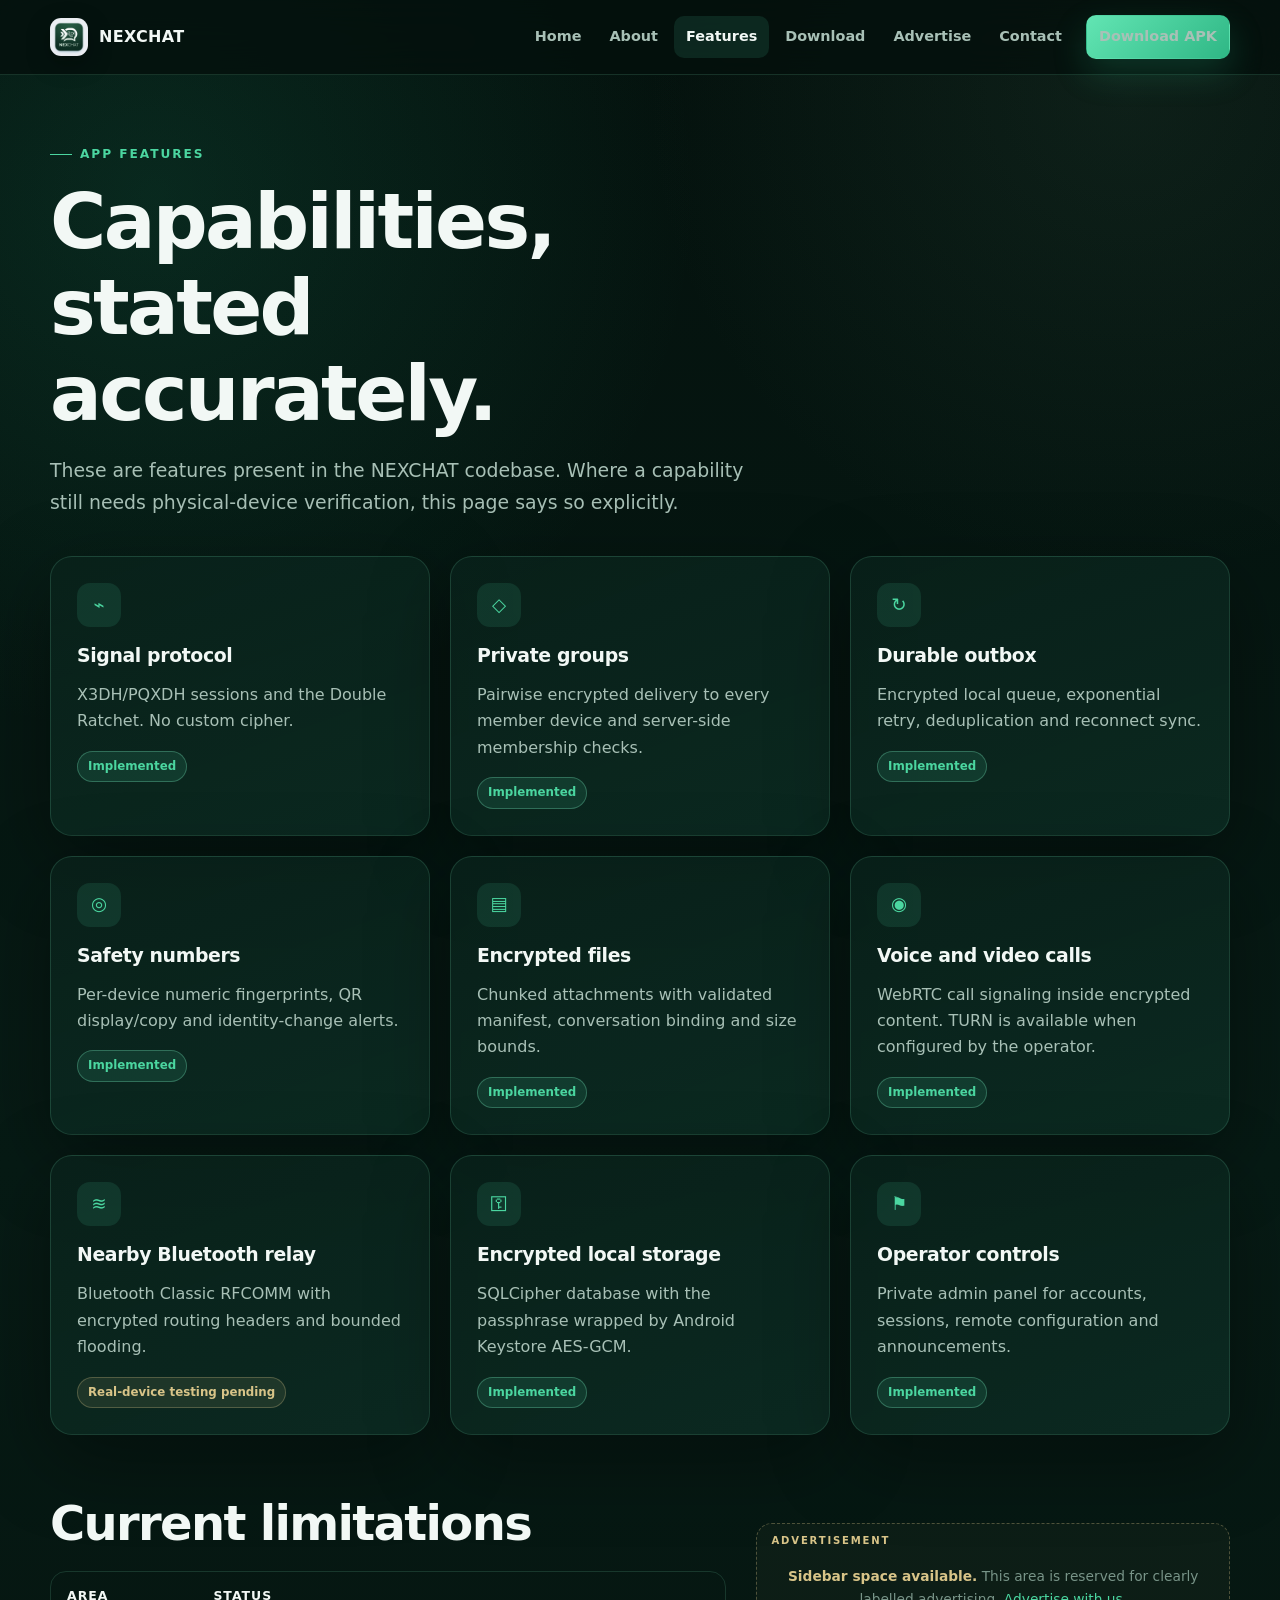
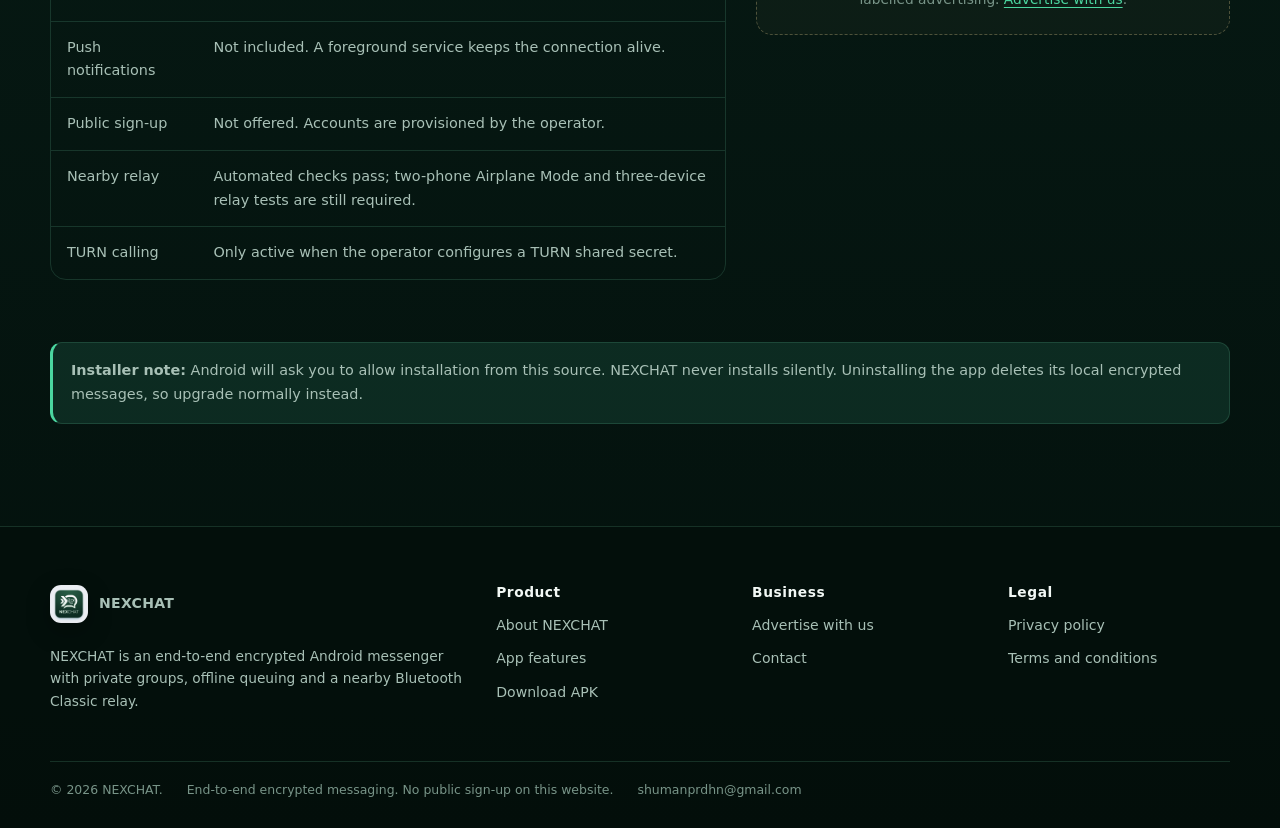
<file: features.html>
<!doctype html>
<html lang="en">
<head>
  <meta charset="utf-8">
  <meta name="viewport" content="width=device-width, initial-scale=1">
  <title>NEXCHAT Features — Encrypted Messaging</title>
  <meta name="description" content="Explore NEXCHAT's implemented features: Signal encryption, groups, offline queue, identity verification, attachments, calls and nearby relay.">
  <meta name="theme-color" content="#071b15">
  <meta name="referrer" content="strict-origin-when-cross-origin">
  <meta http-equiv="Content-Security-Policy" content="default-src 'self' https:; script-src 'self' 'unsafe-inline' https:; style-src 'self' 'unsafe-inline' https:; img-src 'self' data: https:; font-src 'self' data: https:; connect-src 'self' https:; frame-src https:; object-src 'none'; form-action 'self'; base-uri 'self'">
  <meta property="og:type" content="website">
  <meta property="og:title" content="NEXCHAT Features">
  <meta property="og:description" content="Implemented NEXCHAT capabilities and their current verification status.">
  <meta property="og:image" content="/assets/nexchat-icon.png">
  <meta name="twitter:card" content="summary">
  <link rel="icon" href="/assets/nexchat-icon.png" type="image/png">
  <link rel="canonical" href="/features.html">
  <link rel="stylesheet" href="/assets/styles.css">
  <script src="/assets/site.config.js"></script>
  <script src="/assets/app.js" defer></script>
</head>
<body>
  <a class="visually-hidden" href="#main">Skip to content</a>
  <div data-site-header></div>

  <main id="main">
    <section class="section-tight">
      <div class="container">
        <div class="section-head reveal">
          <p class="eyebrow">App features</p>
          <h1>Capabilities, stated accurately.</h1>
          <p class="lead">These are features present in the NEXCHAT codebase. Where a capability still needs physical-device verification, this page says so explicitly.</p>
        </div>
        <div class="grid grid-3">
          <article class="card reveal"><div class="card-icon">⌁</div><h3>Signal protocol</h3><p>X3DH/PQXDH sessions and the Double Ratchet. No custom cipher.</p><span class="pill">Implemented</span></article>
          <article class="card reveal"><div class="card-icon">◇</div><h3>Private groups</h3><p>Pairwise encrypted delivery to every member device and server-side membership checks.</p><span class="pill">Implemented</span></article>
          <article class="card reveal"><div class="card-icon">↻</div><h3>Durable outbox</h3><p>Encrypted local queue, exponential retry, deduplication and reconnect sync.</p><span class="pill">Implemented</span></article>
          <article class="card reveal"><div class="card-icon">◎</div><h3>Safety numbers</h3><p>Per-device numeric fingerprints, QR display/copy and identity-change alerts.</p><span class="pill">Implemented</span></article>
          <article class="card reveal"><div class="card-icon">▤</div><h3>Encrypted files</h3><p>Chunked attachments with validated manifest, conversation binding and size bounds.</p><span class="pill">Implemented</span></article>
          <article class="card reveal"><div class="card-icon">◉</div><h3>Voice and video calls</h3><p>WebRTC call signaling inside encrypted content. TURN is available when configured by the operator.</p><span class="pill">Implemented</span></article>
          <article class="card reveal"><div class="card-icon">≋</div><h3>Nearby Bluetooth relay</h3><p>Bluetooth Classic RFCOMM with encrypted routing headers and bounded flooding.</p><span class="pill gold">Real-device testing pending</span></article>
          <article class="card reveal"><div class="card-icon">⚿</div><h3>Encrypted local storage</h3><p>SQLCipher database with the passphrase wrapped by Android Keystore AES-GCM.</p><span class="pill">Implemented</span></article>
          <article class="card reveal"><div class="card-icon">⚑</div><h3>Operator controls</h3><p>Private admin panel for accounts, sessions, remote configuration and announcements.</p><span class="pill">Implemented</span></article>
        </div>
      </div>
    </section>

    <div class="container split">
      <section class="reveal">
        <h2>Current limitations</h2>
        <div class="table-wrap" style="margin-top:20px">
          <table>
            <thead><tr><th>Area</th><th>Status</th></tr></thead>
            <tbody>
              <tr><td>Push notifications</td><td>Not included. A foreground service keeps the connection alive.</td></tr>
              <tr><td>Public sign-up</td><td>Not offered. Accounts are provisioned by the operator.</td></tr>
              <tr><td>Nearby relay</td><td>Automated checks pass; two-phone Airplane Mode and three-device relay tests are still required.</td></tr>
              <tr><td>TURN calling</td><td>Only active when the operator configures a TURN shared secret.</td></tr>
            </tbody>
          </table>
        </div>
      </section>
      <div class="ad-slot" data-ad-slot="features-side"></div>
    </div>

    <section class="section-tight">
      <div class="container notice reveal">
        <b>Installer note:</b> Android will ask you to allow installation from this source. NEXCHAT never installs silently. Uninstalling the app deletes its local encrypted messages, so upgrade normally instead.
      </div>
    </section>
  </main>

  <div data-site-footer></div>
</body>
</html>
</file>
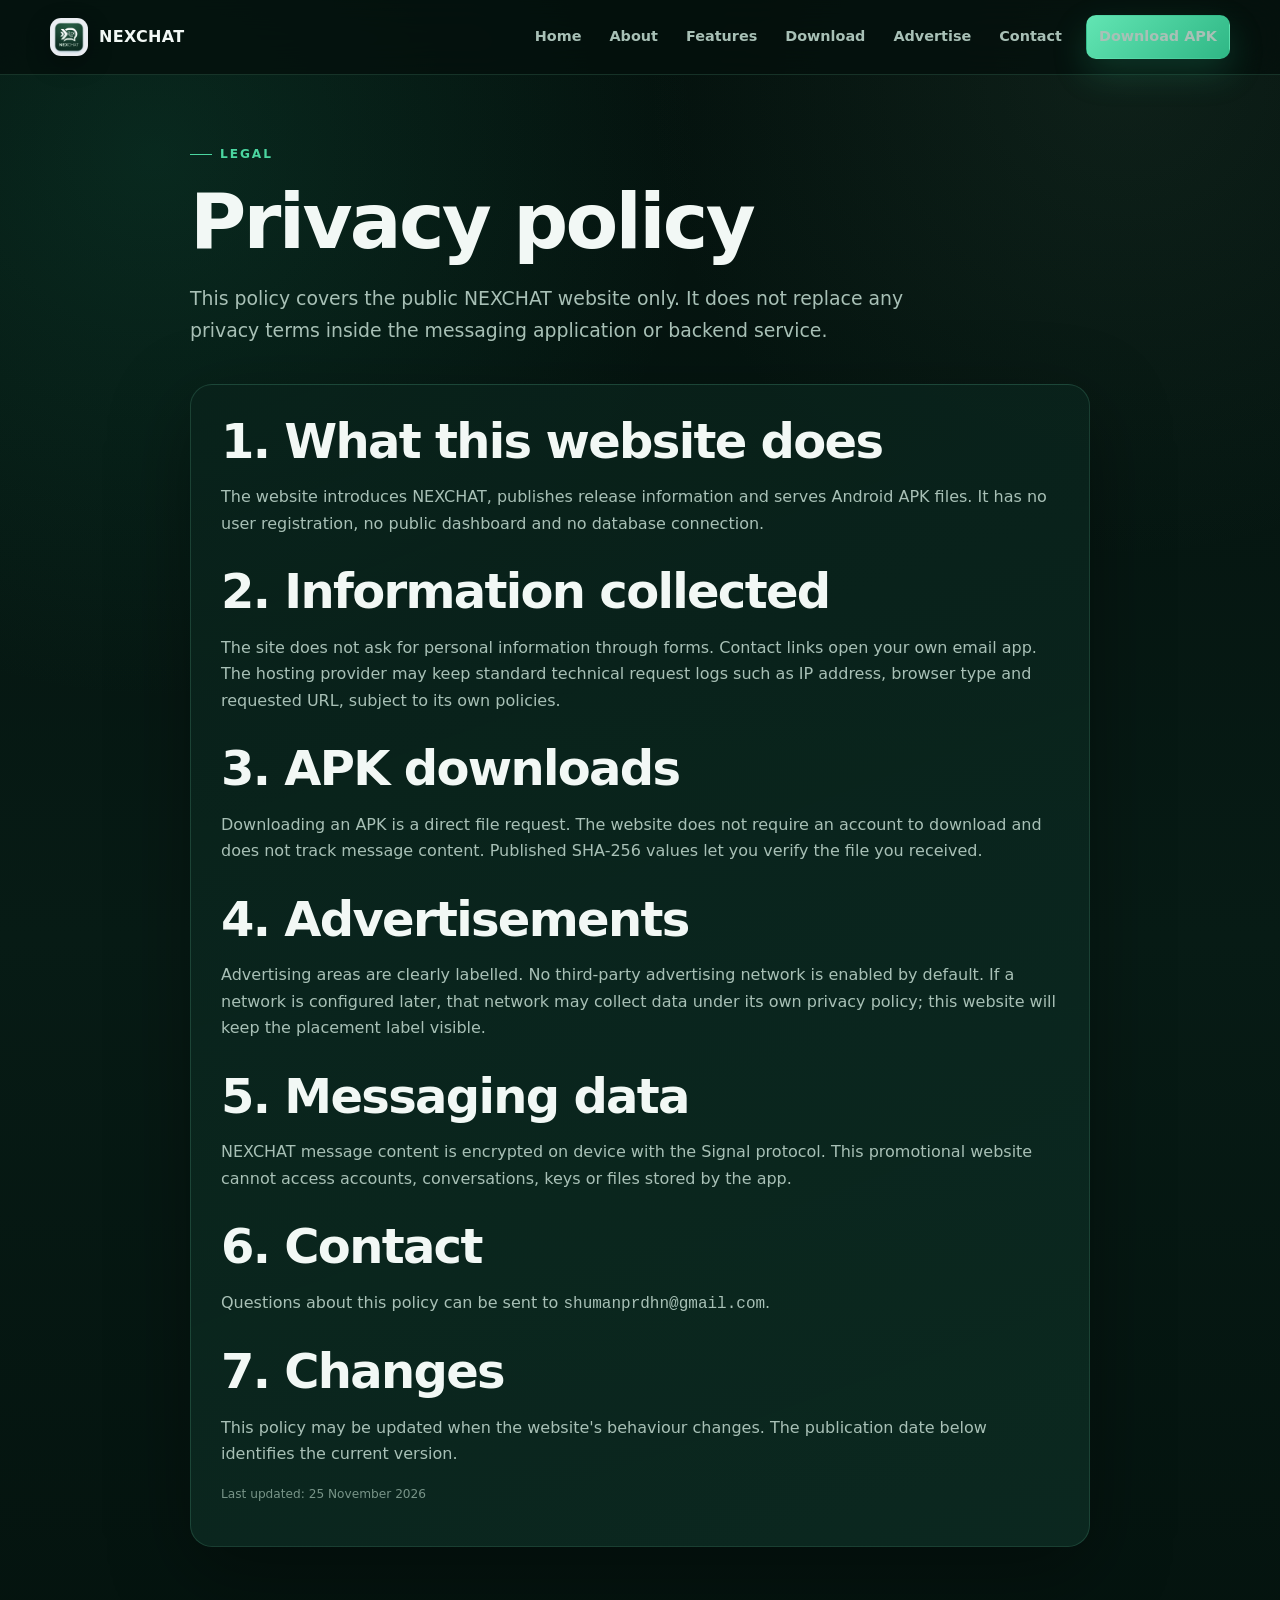
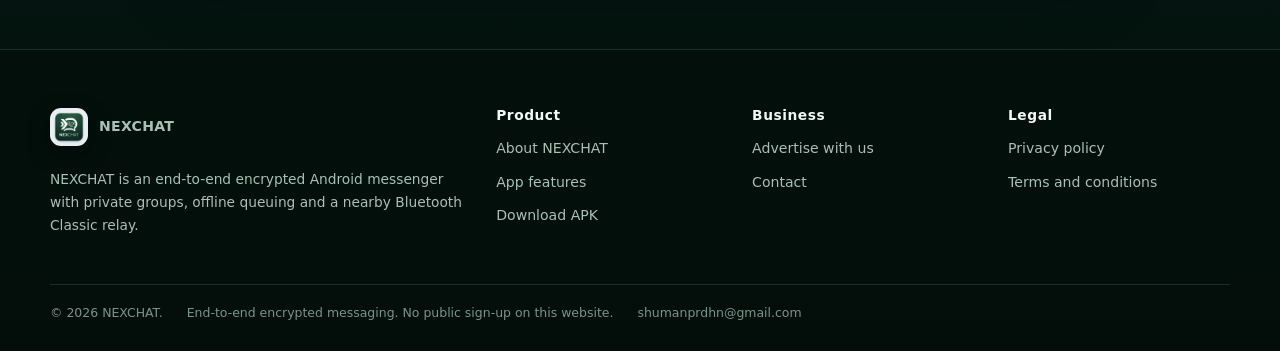
<file: privacy.html>
<!doctype html>
<html lang="en">
<head>
  <meta charset="utf-8">
  <meta name="viewport" content="width=device-width, initial-scale=1">
  <title>Privacy Policy — NEXCHAT Website</title>
  <meta name="description" content="Privacy policy for the public NEXCHAT website, APK downloads and advertising placeholders.">
  <meta name="theme-color" content="#071b15">
  <meta name="referrer" content="strict-origin-when-cross-origin">
  <meta http-equiv="Content-Security-Policy" content="default-src 'self' https:; script-src 'self' 'unsafe-inline' https:; style-src 'self' 'unsafe-inline' https:; img-src 'self' data: https:; font-src 'self' data: https:; connect-src 'self' https:; frame-src https:; object-src 'none'; form-action 'self'; base-uri 'self'">
  <meta property="og:type" content="website">
  <meta property="og:title" content="NEXCHAT Website Privacy Policy">
  <meta property="og:description" content="What the public website and APK download system do and do not collect.">
  <meta property="og:image" content="/assets/nexchat-icon.png">
  <meta name="twitter:card" content="summary">
  <link rel="icon" href="/assets/nexchat-icon.png" type="image/png">
  <link rel="canonical" href="/privacy.html">
  <link rel="stylesheet" href="/assets/styles.css">
  <script src="/assets/site.config.js"></script>
  <script src="/assets/app.js" defer></script>
</head>
<body>
  <a class="visually-hidden" href="#main">Skip to content</a>
  <div data-site-header></div>

  <main id="main">
    <section class="section-tight">
      <div class="container narrow">
        <div class="section-head reveal">
          <p class="eyebrow">Legal</p>
          <h1>Privacy policy</h1>
          <p class="lead">This policy covers the public NEXCHAT website only. It does not replace any privacy terms inside the messaging application or backend service.</p>
        </div>

        <div class="panel reveal" style="padding:30px">
          <h2>1. What this website does</h2>
          <p>The website introduces NEXCHAT, publishes release information and serves Android APK files. It has no user registration, no public dashboard and no database connection.</p>

          <h2 style="margin-top:28px">2. Information collected</h2>
          <p>The site does not ask for personal information through forms. Contact links open your own email app. The hosting provider may keep standard technical request logs such as IP address, browser type and requested URL, subject to its own policies.</p>

          <h2 style="margin-top:28px">3. APK downloads</h2>
          <p>Downloading an APK is a direct file request. The website does not require an account to download and does not track message content. Published SHA-256 values let you verify the file you received.</p>

          <h2 style="margin-top:28px">4. Advertisements</h2>
          <p>Advertising areas are clearly labelled. No third-party advertising network is enabled by default. If a network is configured later, that network may collect data under its own privacy policy; this website will keep the placement label visible.</p>

          <h2 style="margin-top:28px">5. Messaging data</h2>
          <p>NEXCHAT message content is encrypted on device with the Signal protocol. This promotional website cannot access accounts, conversations, keys or files stored by the app.</p>

          <h2 style="margin-top:28px">6. Contact</h2>
          <p>Questions about this policy can be sent to <span class="mono" data-contact-email>the configured contact address</span>.</p>

          <h2 style="margin-top:28px">7. Changes</h2>
          <p>This policy may be updated when the website's behaviour changes. The publication date below identifies the current version.</p>
          <p class="tiny">Last updated: 25 November 2026</p>
        </div>
      </div>
    </section>
  </main>

  <div data-site-footer></div>
</body>
</html>
</file>
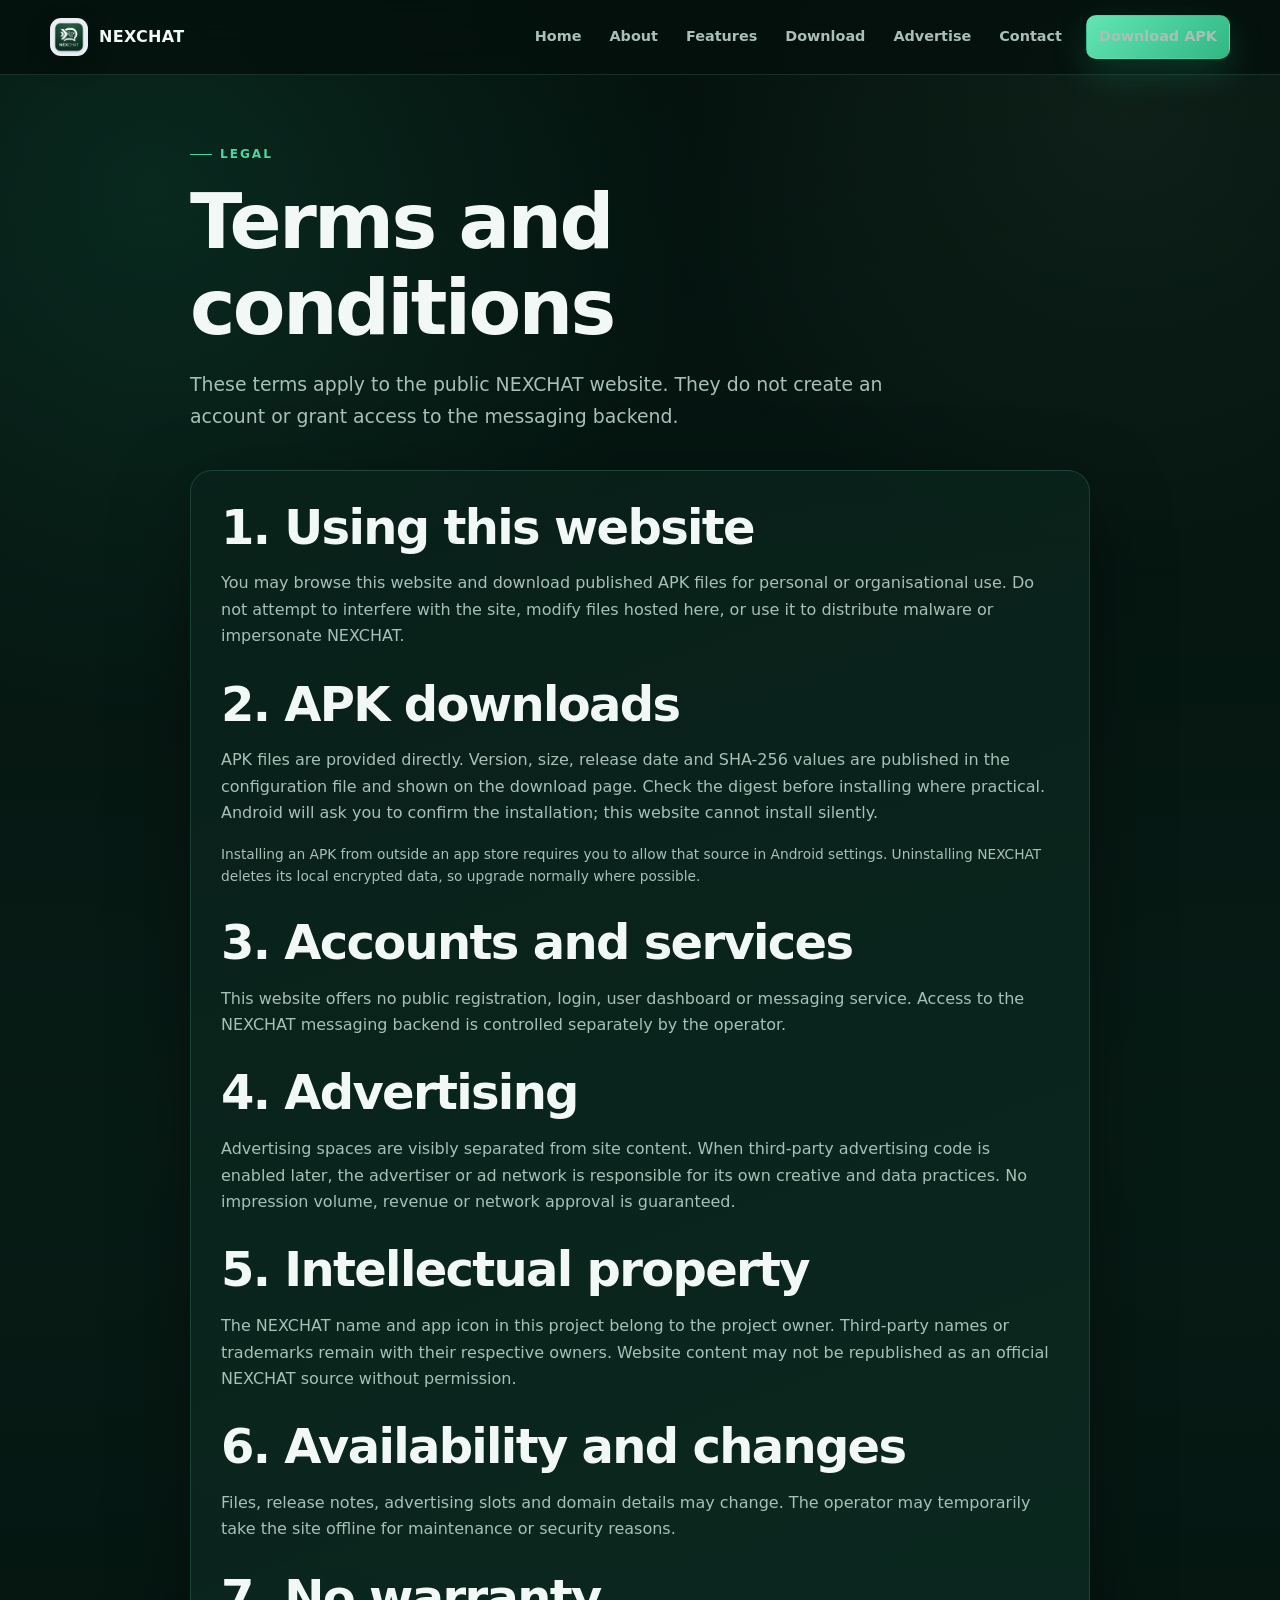
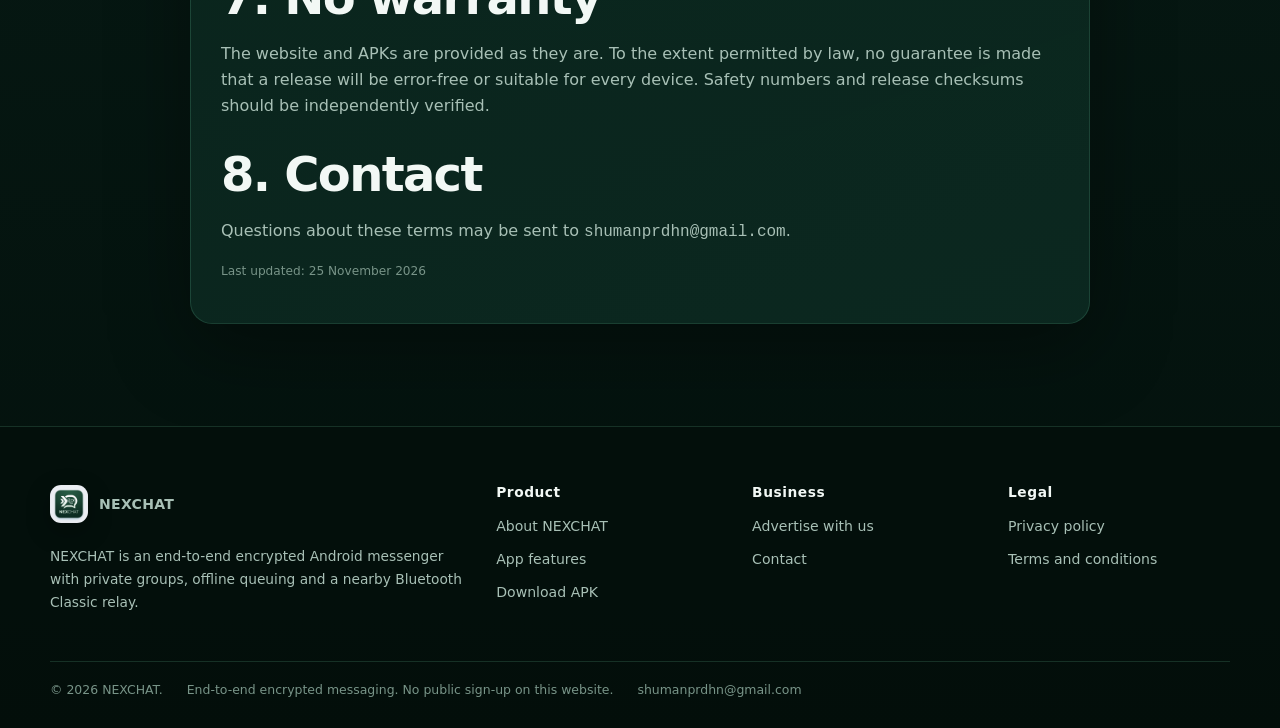
<file: terms.html>
<!doctype html>
<html lang="en">
<head>
  <meta charset="utf-8">
  <meta name="viewport" content="width=device-width, initial-scale=1">
  <title>Terms and Conditions — NEXCHAT Website</title>
  <meta name="description" content="Terms for using the public NEXCHAT website, APK downloads and advertising placements.">
  <meta name="theme-color" content="#071b15">
  <meta name="referrer" content="strict-origin-when-cross-origin">
  <meta http-equiv="Content-Security-Policy" content="default-src 'self' https:; script-src 'self' 'unsafe-inline' https:; style-src 'self' 'unsafe-inline' https:; img-src 'self' data: https:; font-src 'self' data: https:; connect-src 'self' https:; frame-src https:; object-src 'none'; form-action 'self'; base-uri 'self'">
  <meta property="og:type" content="website">
  <meta property="og:title" content="NEXCHAT Website Terms">
  <meta property="og:description" content="Terms covering the public website and direct APK downloads.">
  <meta property="og:image" content="/assets/nexchat-icon.png">
  <meta name="twitter:card" content="summary">
  <link rel="icon" href="/assets/nexchat-icon.png" type="image/png">
  <link rel="canonical" href="/terms.html">
  <link rel="stylesheet" href="/assets/styles.css">
  <script src="/assets/site.config.js"></script>
  <script src="/assets/app.js" defer></script>
</head>
<body>
  <a class="visually-hidden" href="#main">Skip to content</a>
  <div data-site-header></div>

  <main id="main">
    <section class="section-tight">
      <div class="container narrow">
        <div class="section-head reveal">
          <p class="eyebrow">Legal</p>
          <h1>Terms and conditions</h1>
          <p class="lead">These terms apply to the public NEXCHAT website. They do not create an account or grant access to the messaging backend.</p>
        </div>

        <div class="panel reveal" style="padding:30px">
          <h2>1. Using this website</h2>
          <p>You may browse this website and download published APK files for personal or organisational use. Do not attempt to interfere with the site, modify files hosted here, or use it to distribute malware or impersonate NEXCHAT.</p>

          <h2 style="margin-top:28px">2. APK downloads</h2>
          <p>APK files are provided directly. Version, size, release date and SHA-256 values are published in the configuration file and shown on the download page. Check the digest before installing where practical. Android will ask you to confirm the installation; this website cannot install silently.</p>
          <p class="small">Installing an APK from outside an app store requires you to allow that source in Android settings. Uninstalling NEXCHAT deletes its local encrypted data, so upgrade normally where possible.</p>

          <h2 style="margin-top:28px">3. Accounts and services</h2>
          <p>This website offers no public registration, login, user dashboard or messaging service. Access to the NEXCHAT messaging backend is controlled separately by the operator.</p>

          <h2 style="margin-top:28px">4. Advertising</h2>
          <p>Advertising spaces are visibly separated from site content. When third-party advertising code is enabled later, the advertiser or ad network is responsible for its own creative and data practices. No impression volume, revenue or network approval is guaranteed.</p>

          <h2 style="margin-top:28px">5. Intellectual property</h2>
          <p>The NEXCHAT name and app icon in this project belong to the project owner. Third-party names or trademarks remain with their respective owners. Website content may not be republished as an official NEXCHAT source without permission.</p>

          <h2 style="margin-top:28px">6. Availability and changes</h2>
          <p>Files, release notes, advertising slots and domain details may change. The operator may temporarily take the site offline for maintenance or security reasons.</p>

          <h2 style="margin-top:28px">7. No warranty</h2>
          <p>The website and APKs are provided as they are. To the extent permitted by law, no guarantee is made that a release will be error-free or suitable for every device. Safety numbers and release checksums should be independently verified.</p>

          <h2 style="margin-top:28px">8. Contact</h2>
          <p>Questions about these terms may be sent to <span class="mono" data-contact-email>the configured contact address</span>.</p>
          <p class="tiny">Last updated: 25 November 2026</p>
        </div>
      </div>
    </section>
  </main>

  <div data-site-footer></div>
</body>
</html>
</file>
<file: assets/styles.css>
:root {
  --bg: #04110d;
  --bg-2: #071b15;
  --panel: rgba(9, 34, 27, 0.78);
  --panel-solid: #0a241c;
  --panel-2: rgba(14, 48, 38, 0.72);
  --line: rgba(116, 222, 180, 0.16);
  --line-strong: rgba(116, 222, 180, 0.32);
  --text: #f2f8f5;
  --muted: #a8c0b6;
  --muted-2: #789488;
  --accent: #4bd6a0;
  --accent-deep: #1f9d73;
  --accent-soft: rgba(75, 214, 160, 0.12);
  --gold: #d8c488;
  --danger: #ff8f9b;
  --max: 1180px;
  --radius: 22px;
  --shadow: 0 24px 80px rgba(0, 0, 0, 0.36);
  color-scheme: dark;
}

* { box-sizing: border-box; }

html { scroll-behavior: smooth; }

body {
  margin: 0;
  min-height: 100vh;
  color: var(--text);
  background:
    radial-gradient(circle at 12% 8%, rgba(31, 157, 115, 0.16), transparent 34rem),
    radial-gradient(circle at 88% 4%, rgba(73, 116, 92, 0.14), transparent 30rem),
    linear-gradient(180deg, var(--bg) 0%, var(--bg-2) 48%, #03100c 100%);
  font-family: Inter, ui-sans-serif, system-ui, -apple-system, BlinkMacSystemFont, "Segoe UI", Roboto, Arial, sans-serif;
  font-size: 16px;
  line-height: 1.65;
  -webkit-font-smoothing: antialiased;
}

a { color: inherit; text-decoration: none; }
img { max-width: 100%; display: block; }
button, input, textarea { font: inherit; }

::selection { background: rgba(75, 214, 160, 0.28); color: #fff; }

.container {
  width: min(100% - 40px, var(--max));
  margin-inline: auto;
}

.narrow { max-width: 900px; }

.eyebrow {
  display: inline-flex;
  align-items: center;
  gap: 8px;
  margin: 0 0 14px;
  color: var(--accent);
  font-size: 0.76rem;
  font-weight: 750;
  letter-spacing: 0.16em;
  text-transform: uppercase;
}

.eyebrow::before {
  content: "";
  width: 22px;
  height: 1px;
  background: currentColor;
}

h1, h2, h3, h4 {
  margin: 0;
  line-height: 1.12;
  letter-spacing: -0.035em;
  color: var(--text);
}

h1 { font-size: clamp(2.5rem, 6vw, 4.9rem); font-weight: 780; }
h2 { font-size: clamp(1.9rem, 4vw, 3rem); font-weight: 740; }
h3 { font-size: 1.18rem; font-weight: 700; letter-spacing: -0.02em; }
p { color: var(--muted); }

.lead {
  max-width: 60ch;
  color: var(--muted);
  font-size: clamp(1.02rem, 2vw, 1.18rem);
}

.mono { font-family: ui-monospace, SFMono-Regular, Menlo, Consolas, monospace; }
.small { font-size: 0.86rem; }
.tiny { font-size: 0.76rem; color: var(--muted-2); }
.center { text-align: center; }
.grow { flex: 1; }
.row { display: flex; flex-wrap: wrap; align-items: center; gap: 12px; }
.placeholder-value { color: var(--gold); }
.btn[aria-disabled="true"] { opacity: 0.55; cursor: not-allowed; transform: none; }
.visually-hidden {
  position: absolute;
  width: 1px;
  height: 1px;
  padding: 0;
  margin: -1px;
  overflow: hidden;
  clip: rect(0, 0, 0, 0);
  white-space: nowrap;
  border: 0;
}

/* Header */
.site-header {
  position: sticky;
  top: 0;
  z-index: 50;
  border-bottom: 1px solid var(--line);
  background: rgba(4, 17, 13, 0.82);
  backdrop-filter: blur(18px);
  -webkit-backdrop-filter: blur(18px);
}

.header-inner {
  min-height: 74px;
  display: flex;
  align-items: center;
  gap: 20px;
}

.brand {
  display: inline-flex;
  align-items: center;
  gap: 11px;
  font-weight: 790;
  letter-spacing: 0.02em;
}

.brand img {
  width: 38px;
  height: 38px;
  border-radius: 11px;
  box-shadow: 0 8px 24px rgba(0, 0, 0, 0.3);
}

.nav-toggle {
  display: none;
  margin-left: auto;
  width: 42px;
  height: 42px;
  border: 1px solid var(--line);
  border-radius: 12px;
  background: var(--panel);
  color: var(--text);
  cursor: pointer;
}

.site-nav {
  margin-left: auto;
  display: flex;
  align-items: center;
  gap: 4px;
  flex-wrap: wrap;
}

.site-nav a {
  padding: 9px 12px;
  border-radius: 10px;
  color: var(--muted);
  font-size: 0.9rem;
  font-weight: 600;
  transition: color 160ms ease, background 160ms ease;
}

.site-nav a:hover,
.site-nav a[aria-current="page"] {
  color: var(--text);
  background: var(--accent-soft);
}

.nav-cta { margin-left: 8px; }

/* Buttons */
.btn {
  display: inline-flex;
  align-items: center;
  justify-content: center;
  gap: 9px;
  min-height: 48px;
  padding: 0 21px;
  border-radius: 13px;
  border: 1px solid transparent;
  font-weight: 720;
  font-size: 0.94rem;
  cursor: pointer;
  transition: transform 180ms ease, box-shadow 180ms ease, background 180ms ease, border-color 180ms ease;
}

.btn:hover { transform: translateY(-2px); }
.btn:focus-visible { outline: 3px solid rgba(75, 214, 160, 0.42); outline-offset: 3px; }

.btn-primary {
  color: #03170f;
  background: linear-gradient(135deg, #62e5b3, #2fb785);
  box-shadow: 0 14px 34px rgba(47, 183, 133, 0.22);
}

.btn-secondary {
  color: var(--text);
  background: rgba(255, 255, 255, 0.04);
  border-color: var(--line-strong);
}

.btn-small { min-height: 38px; padding: 0 15px; font-size: 0.84rem; }

/* Cards and sections */
.section { padding: 92px 0; }
.section-tight { padding: 62px 0; }
.section-head { max-width: 720px; margin-bottom: 38px; }

.grid {
  display: grid;
  gap: 20px;
}

.grid-1 { grid-template-columns: 1fr; }
.grid-2 { grid-template-columns: repeat(2, minmax(0, 1fr)); }
.grid-3 { grid-template-columns: repeat(3, minmax(0, 1fr)); }
.grid-4 { grid-template-columns: repeat(4, minmax(0, 1fr)); }

.card, .panel {
  border: 1px solid var(--line);
  border-radius: var(--radius);
  background: linear-gradient(160deg, var(--panel), var(--panel-2));
  box-shadow: var(--shadow);
}

.card { padding: 26px; }
.card p:last-child { margin-bottom: 0; }

.card-icon {
  width: 44px;
  height: 44px;
  display: grid;
  place-items: center;
  margin-bottom: 18px;
  border-radius: 13px;
  background: var(--accent-soft);
  color: var(--accent);
  font-size: 1.15rem;
}

.card h3 { margin-bottom: 9px; }

.pill {
  display: inline-flex;
  align-items: center;
  gap: 6px;
  padding: 5px 10px;
  border: 1px solid var(--line-strong);
  border-radius: 99px;
  color: var(--accent);
  background: var(--accent-soft);
  font-size: 0.74rem;
  font-weight: 700;
}

.pill.gold { color: var(--gold); border-color: rgba(216, 196, 136, 0.28); background: rgba(216, 196, 136, 0.1); }
.pill.muted { color: var(--muted); border-color: var(--line); background: rgba(255, 255, 255, 0.03); }

/* Hero */
.hero { padding: 88px 0 74px; overflow: hidden; }

.hero-grid {
  display: grid;
  grid-template-columns: minmax(0, 1.08fr) minmax(320px, 0.92fr);
  gap: 54px;
  align-items: center;
}

.hero h1 span {
  background: linear-gradient(135deg, #8ff2cb, #3fc692 60%, #d8c488);
  -webkit-background-clip: text;
  background-clip: text;
  color: transparent;
}

.hero-actions {
  display: flex;
  flex-wrap: wrap;
  gap: 12px;
  margin-top: 30px;
}

.hero-trust {
  display: flex;
  flex-wrap: wrap;
  gap: 10px 22px;
  margin-top: 28px;
  color: var(--muted-2);
  font-size: 0.84rem;
}

.hero-trust span::before {
  content: "✓";
  margin-right: 7px;
  color: var(--accent);
}

.hero-visual {
  position: relative;
  min-height: 430px;
  display: grid;
  place-items: center;
}

.hero-orb {
  position: absolute;
  width: 390px;
  height: 390px;
  border-radius: 50%;
  background: radial-gradient(circle, rgba(75, 214, 160, 0.2), transparent 68%);
  animation: breathe 7s ease-in-out infinite;
}

.hero-mark {
  position: relative;
  width: 236px;
  height: 236px;
  display: grid;
  place-items: center;
  border: 1px solid var(--line-strong);
  border-radius: 58px;
  background: linear-gradient(150deg, rgba(20, 65, 51, 0.92), rgba(6, 25, 19, 0.96));
  box-shadow: 0 40px 100px rgba(0, 0, 0, 0.45), inset 0 1px rgba(255, 255, 255, 0.06);
  animation: float 6s ease-in-out infinite;
}

.hero-mark img { width: 142px; height: 142px; border-radius: 34px; }

.hero-chip {
  position: absolute;
  padding: 10px 14px;
  border: 1px solid var(--line);
  border-radius: 12px;
  background: rgba(7, 27, 21, 0.88);
  backdrop-filter: blur(10px);
  color: var(--muted);
  font-size: 0.78rem;
  box-shadow: var(--shadow);
}

.hero-chip.one { top: 44px; right: 2%; }
.hero-chip.two { bottom: 56px; left: 1%; }
.hero-chip.three { bottom: 18px; right: 9%; }

/* Ad slots */
.ad-slot {
  position: relative;
  min-height: 112px;
  display: grid;
  place-items: center;
  margin: 26px 0;
  padding: 34px 18px 16px;
  border: 1px dashed rgba(216, 196, 136, 0.32);
  border-radius: 16px;
  background: rgba(216, 196, 136, 0.035);
  text-align: center;
}

.ad-slot::before {
  content: attr(data-ad-label);
  position: absolute;
  top: 9px;
  left: 14px;
  color: var(--gold);
  font-size: 0.63rem;
  font-weight: 800;
  letter-spacing: 0.18em;
  text-transform: uppercase;
}

.ad-placeholder {
  max-width: 560px;
  color: var(--muted-2);
  font-size: 0.86rem;
}

.ad-placeholder strong { color: var(--gold); font-weight: 700; }
.ad-placeholder a { color: var(--accent); text-decoration: underline; text-underline-offset: 3px; }
.ad-slot .ad-network-content { width: 100%; }

/* Feature list */
.feature-list { display: grid; gap: 14px; margin-top: 26px; }
.feature-row {
  display: flex;
  gap: 14px;
  align-items: flex-start;
  padding: 16px 18px;
  border: 1px solid var(--line);
  border-radius: 15px;
  background: rgba(255, 255, 255, 0.02);
}
.feature-row .mark { color: var(--accent); font-weight: 800; }
.feature-row p { margin: 3px 0 0; font-size: 0.9rem; }

/* Download cards */
.download-card {
  display: grid;
  gap: 14px;
  padding: 24px;
  border: 1px solid var(--line);
  border-radius: 18px;
  background: rgba(255, 255, 255, 0.025);
}

.download-card.recommended { border-color: var(--line-strong); background: var(--accent-soft); }
.download-card .meta { display: flex; flex-wrap: wrap; gap: 8px 16px; color: var(--muted-2); font-size: 0.82rem; }
.download-card .hash {
  padding: 10px 12px;
  border-radius: 10px;
  background: rgba(0, 0, 0, 0.22);
  color: var(--muted);
  font-size: 0.7rem;
  overflow-wrap: anywhere;
}

.steps { counter-reset: step; display: grid; gap: 18px; }
.step {
  position: relative;
  padding-left: 52px;
}
.step::before {
  counter-increment: step;
  content: counter(step);
  position: absolute;
  left: 0;
  top: 0;
  width: 34px;
  height: 34px;
  display: grid;
  place-items: center;
  border-radius: 10px;
  background: var(--accent-soft);
  color: var(--accent);
  font-weight: 800;
  font-size: 0.84rem;
}
.step h3 { margin-bottom: 4px; }
.step p { margin: 0; font-size: 0.92rem; }

.notice {
  padding: 16px 18px;
  border: 1px solid var(--line);
  border-left: 3px solid var(--accent);
  border-radius: 12px;
  background: var(--accent-soft);
  color: var(--muted);
  font-size: 0.9rem;
}
.notice.gold { border-left-color: var(--gold); background: rgba(216, 196, 136, 0.08); }
.notice.danger { border-left-color: var(--danger); background: rgba(255, 143, 155, 0.08); }

.table-wrap { overflow-x: auto; border: 1px solid var(--line); border-radius: 16px; }
table { width: 100%; border-collapse: collapse; min-width: 560px; }
th, td { padding: 14px 16px; text-align: left; border-bottom: 1px solid var(--line); vertical-align: top; }
th { color: var(--text); font-size: 0.78rem; letter-spacing: 0.08em; text-transform: uppercase; }
td { color: var(--muted); font-size: 0.9rem; }
tr:last-child td { border-bottom: 0; }

.contact-card {
  display: grid;
  gap: 8px;
  padding: 30px;
}
.contact-card a { color: var(--accent); word-break: break-all; }

.split {
  display: grid;
  grid-template-columns: minmax(0, 1fr) minmax(280px, 0.7fr);
  gap: 30px;
  align-items: start;
}

/* Footer */
.site-footer {
  margin-top: 40px;
  border-top: 1px solid var(--line);
  background: rgba(3, 14, 10, 0.72);
}

.footer-grid {
  display: grid;
  grid-template-columns: 1.3fr repeat(3, minmax(0, 0.7fr));
  gap: 34px;
  padding: 58px 0 34px;
}

.footer-grid h4 { margin-bottom: 12px; font-size: 0.86rem; letter-spacing: 0.04em; }
.footer-grid ul { margin: 0; padding: 0; list-style: none; display: grid; gap: 7px; }
.footer-grid a { color: var(--muted); font-size: 0.88rem; }
.footer-grid a:hover { color: var(--accent); }
.footer-bottom {
  padding: 18px 0 28px;
  border-top: 1px solid var(--line);
  color: var(--muted-2);
  font-size: 0.78rem;
  display: flex;
  flex-wrap: wrap;
  gap: 10px 24px;
}

/* Reveal animation */
.reveal { opacity: 0; transform: translateY(18px); transition: opacity 620ms ease, transform 620ms ease; }
.reveal.visible { opacity: 1; transform: none; }

@keyframes float {
  0%, 100% { transform: translateY(0); }
  50% { transform: translateY(-10px); }
}
@keyframes breathe {
  0%, 100% { transform: scale(0.94); opacity: 0.8; }
  50% { transform: scale(1.05); opacity: 1; }
}

@media (max-width: 980px) {
  .hero-grid, .split { grid-template-columns: 1fr; }
  .hero-visual { min-height: 360px; }
  .grid-4 { grid-template-columns: repeat(2, minmax(0, 1fr)); }
  .grid-3 { grid-template-columns: repeat(2, minmax(0, 1fr)); }
  .footer-grid { grid-template-columns: repeat(2, minmax(0, 1fr)); }
}

@media (max-width: 720px) {
  .container { width: min(100% - 28px, var(--max)); }
  .nav-toggle { display: grid; place-items: center; }
  .site-nav {
    position: absolute;
    top: 74px;
    left: 0;
    right: 0;
    display: none;
    flex-direction: column;
    align-items: stretch;
    gap: 2px;
    padding: 12px 14px 18px;
    border-bottom: 1px solid var(--line);
    background: rgba(4, 17, 13, 0.98);
  }
  .site-nav.open { display: flex; }
  .site-nav a { padding: 11px 13px; }
  .nav-cta { margin-left: 0; }
  .hero { padding-top: 58px; }
  .hero-visual { min-height: 310px; }
  .hero-mark { width: 190px; height: 190px; border-radius: 44px; }
  .hero-mark img { width: 116px; height: 116px; border-radius: 28px; }
  .hero-orb { width: 300px; height: 300px; }
  .hero-chip.one { top: 14px; right: 0; }
  .hero-chip.two { bottom: 24px; left: 0; }
  .hero-chip.three { display: none; }
  .section { padding: 66px 0; }
  .grid-2, .grid-3, .grid-4 { grid-template-columns: 1fr; }
  .footer-grid { grid-template-columns: 1fr; gap: 24px; padding-top: 42px; }
  h1 { font-size: clamp(2.2rem, 11vw, 3.2rem); }
}

@media (prefers-reduced-motion: reduce) {
  html { scroll-behavior: auto; }
  *, *::before, *::after { animation: none !important; transition: none !important; }
  .reveal { opacity: 1; transform: none; }
}
</file>
